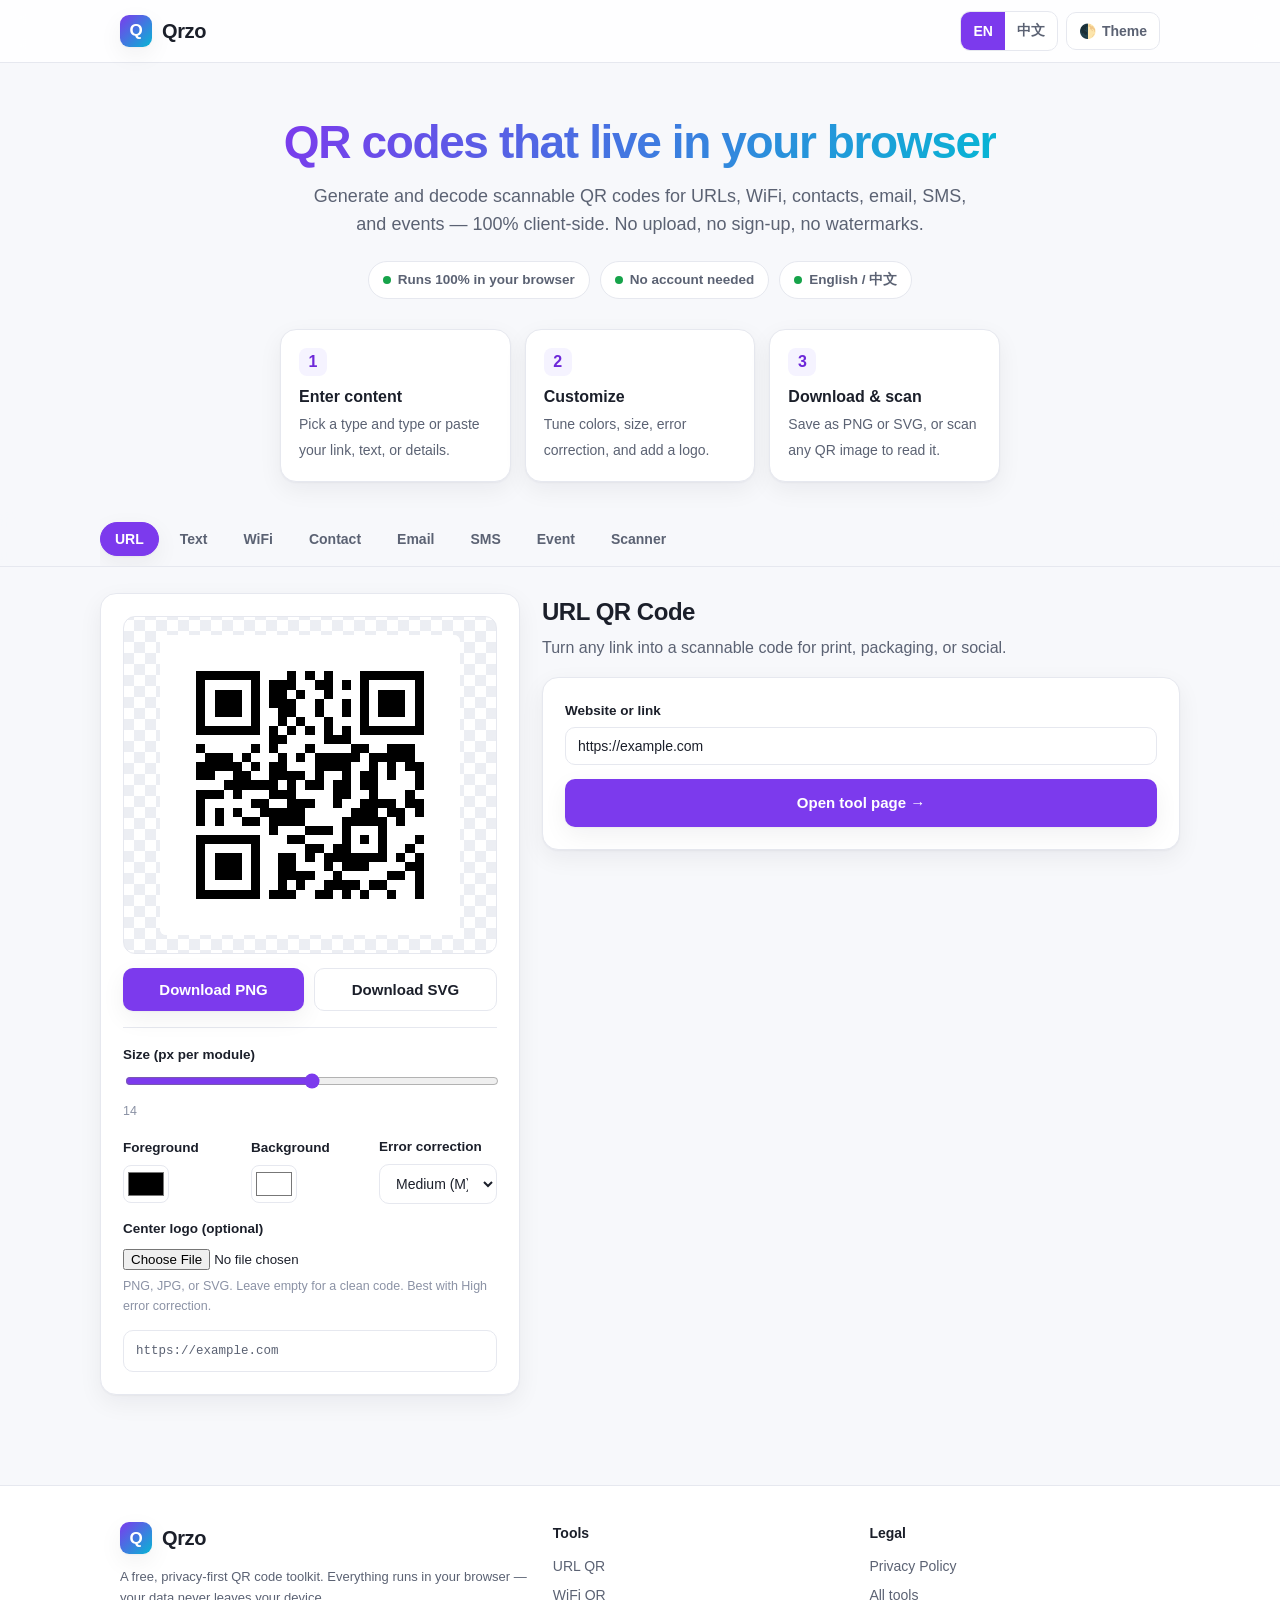
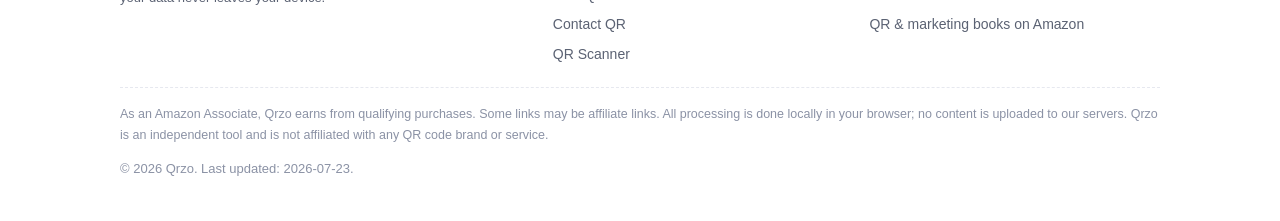
<file: index.html>
<!DOCTYPE html>
<html lang="en" data-theme="light" data-lang="en">
<head>
<meta charset="UTF-8" />
<meta name="viewport" content="width=device-width, initial-scale=1" />
<title>Qrzo — Free QR Code Generator (URL, WiFi, vCard, Email, SMS, Event)</title>
<meta name="description" content="Qrzo is a free, bilingual QR code toolkit that runs entirely in your browser. Generate scannable QR codes for URLs, text, WiFi, contact cards, email, SMS, and calendar events — then decode any QR image. 中文界面可用。" />
<meta name="keywords" content="QR code generator, free QR code, WiFi QR, vCard QR, URL QR, email QR, SMS QR, event QR, QR scanner, 二维码生成器, 免费二维码" />
<meta name="author" content="Qrzo" />
<meta name="robots" content="index,follow" />
<link rel="canonical" href="https://qrzo.com/" />
<link rel="alternate" hreflang="en" href="https://qrzo.com/" />
<link rel="alternate" hreflang="zh-CN" href="https://qrzo.com/" />
<link rel="alternate" hreflang="x-default" href="https://qrzo.com/" />
<meta property="og:type" content="website" />
<meta property="og:title" content="Qrzo — Free QR Code Generator" />
<meta property="og:description" content="Generate and decode QR codes for URLs, WiFi, contacts, email, SMS, and events — 100% in your browser. No upload, no sign-up." />
<meta property="og:url" content="https://qrzo.com/" />
<meta property="og:image" content="https://qrzo.com/og-image.png" />
<meta name="twitter:card" content="summary_large_image" />
<meta name="twitter:title" content="Qrzo — Free QR Code Generator" />
<meta name="twitter:description" content="Free, private, bilingual QR code toolkit that runs in your browser." />
<meta name="twitter:image" content="https://qrzo.com/og-image.png" />
<link rel="icon" type="image/svg+xml" href="favicon.svg" />
<link rel="stylesheet" href="styles.css" />
<!-- Google AdSense (Auto Ads) — placeholder, inert until a real account is connected.
     To go live: replace ca-pub-XXXXXXXXXXXXXX with your real publisher ID and uncomment. -->
<!-- <script async src="https://pagead2.googlesyndication.com/pagead/js/adsbygoogle.js?client=ca-pub-XXXXXXXXXXXXXX" crossorigin="anonymous"></script> -->
<script type="application/ld+json">
{
  "@context": "https://schema.org",
  "@type": "WebSite",
  "name": "Qrzo",
  "url": "https://qrzo.com/",
  "description": "Free, private, bilingual QR code toolkit that runs entirely in your browser.",
  "inLanguage": ["en", "zh-CN"],
  "potentialAction": { "@type": "SearchAction", "target": "https://qrzo.com/#tool-url", "query-input": "required name=query" }
}
</script>
<script type="application/ld+json">
{
  "@context": "https://schema.org",
  "@type": "ItemList",
  "name": "Qrzo QR Tools",
  "itemListElement": [
    { "@type": "ListItem", "position": 1, "name": "URL QR Code", "url": "https://qrzo.com/tools/url-qr.html" },
    { "@type": "ListItem", "position": 2, "name": "Text QR Code", "url": "https://qrzo.com/tools/text-qr.html" },
    { "@type": "ListItem", "position": 3, "name": "WiFi QR Code", "url": "https://qrzo.com/tools/wifi-qr.html" },
    { "@type": "ListItem", "position": 4, "name": "Contact (vCard) QR Code", "url": "https://qrzo.com/tools/vcard-qr.html" },
    { "@type": "ListItem", "position": 5, "name": "Email QR Code", "url": "https://qrzo.com/tools/email-qr.html" },
    { "@type": "ListItem", "position": 6, "name": "SMS QR Code", "url": "https://qrzo.com/tools/sms-qr.html" },
    { "@type": "ListItem", "position": 7, "name": "Event QR Code", "url": "https://qrzo.com/tools/event-qr.html" },
    { "@type": "ListItem", "position": 8, "name": "QR Code Scanner & Decoder", "url": "https://qrzo.com/tools/qr-scanner.html" }
  ]
}
</script>
<script type="application/ld+json">
{
  "@context": "https://schema.org",
  "@type": "Organization",
  "name": "Qrzo",
  "url": "https://qrzo.com/",
  "logo": "https://qrzo.com/favicon.svg",
  "description": "A free, privacy-first, bilingual QR code toolkit that runs entirely in your browser."
}
</script>
<script type="application/ld+json">
{
  "@context": "https://schema.org",
  "@type": "FAQPage",
  "mainEntity": [
    { "@type": "Question", "name": "Is my QR content uploaded to a server?", "acceptedAnswer": { "@type": "Answer", "text": "No. Qrzo generates and decodes QR codes entirely in your browser using client-side JavaScript. The text, links, and images you use are never uploaded to any server." } },
    { "@type": "Question", "name": "Is Qrzo free to use?", "acceptedAnswer": { "@type": "Answer", "text": "Yes. All QR generation and decoding tools are completely free, with no account, no watermarks, and no limits on how many codes you create." } },
    { "@type": "Question", "name": "Does Qrzo support Chinese (中文)?", "acceptedAnswer": { "@type": "Answer", "text": "Yes. Qrzo has a one-click English / 中文 toggle in the header, so the entire interface can be switched to Simplified Chinese." } },
    { "@type": "Question", "name": "Which QR code types are supported?", "acceptedAnswer": { "@type": "Answer", "text": "URL, plain text, WiFi credentials, contact cards (vCard), email, SMS, and calendar events (vCalendar). You can also scan and decode any QR image." } },
    { "@type": "Question", "name": "Can I customize and download the QR code?", "acceptedAnswer": { "@type": "Answer", "text": "Yes. You can change the colors, size, error-correction level, add a center logo, and download the result as a high-resolution PNG or a scalable SVG file." } }
  ]
}
</script>
</head>
<body>
<header class="site-header">
  <div class="wrap header-inner">
    <a class="brand" href="index.html"><span class="logo">Q</span><span>Qrzo</span></a>
    <div class="header-actions">
      <div class="seg" id="lang-seg" role="group" aria-label="Language">
        <button data-lang-set="en" class="active">EN</button>
        <button data-lang-set="zh-CN">中文</button>
      </div>
      <button class="toggle-btn" id="theme-toggle" aria-label="Toggle theme">🌓 <span data-en="Theme" data-zh="主题">Theme</span></button>
    </div>
  </div>
</header>

<section class="hero wrap">
  <h1><span class="hl" data-en="QR codes that live in your browser" data-zh="在你的浏览器中生成二维码">QR codes that live in your browser</span></h1>
  <p class="sub" data-en="Generate and decode scannable QR codes for URLs, WiFi, contacts, email, SMS, and events — 100% client-side. No upload, no sign-up, no watermarks." data-zh="为网址、WiFi、名片、邮件、短信和日程生成并解码可扫描的二维码——全程客户端完成。无需上传，无需注册，不加水印。">Generate and decode scannable QR codes for URLs, WiFi, contacts, email, SMS, and events — 100% client-side. No upload, no sign-up, no watermarks.</p>
  <div class="badges">
    <span class="badge"><span class="dot"></span><span data-en="Runs 100% in your browser" data-zh="全程在你的浏览器中运行">Runs 100% in your browser</span></span>
    <span class="badge"><span class="dot"></span><span data-en="No account needed" data-zh="无需注册账号">No account needed</span></span>
    <span class="badge"><span class="dot"></span><span data-en="English / 中文" data-zh="英文 / 中文 双语">English / 中文</span></span>
  </div>
  <div class="steps">
    <div class="step"><div class="n">1</div><b data-en="Enter content" data-zh="输入内容">Enter content</b><span data-en="Pick a type and type or paste your link, text, or details." data-zh="选择类型，输入或粘贴你的链接、文字或信息。">Pick a type and type or paste your link, text, or details.</span></div>
    <div class="step"><div class="n">2</div><b data-en="Customize" data-zh="自定义">Customize</b><span data-en="Tune colors, size, error correction, and add a logo." data-zh="调整颜色、尺寸、纠错级别，并添加 Logo。">Tune colors, size, error correction, and add a logo.</span></div>
    <div class="step"><div class="n">3</div><b data-en="Download &amp; scan" data-zh="下载并扫描">Download &amp; scan</b><span data-en="Save as PNG or SVG, or scan any QR image to read it." data-zh="保存为 PNG 或 SVG，或扫描任意二维码图片进行读取。">Save as PNG or SVG, or scan any QR image to read it.</span></div>
  </div>
</section>

<nav class="toolnav">
  <div class="wrap toolnav-inner" id="toolnav">
    <button class="tab active" data-tool="url" data-en="URL" data-zh="网址">URL</button>
    <button class="tab" data-tool="text" data-en="Text" data-zh="文本">Text</button>
    <button class="tab" data-tool="wifi" data-en="WiFi" data-zh="WiFi">WiFi</button>
    <button class="tab" data-tool="contact" data-en="Contact" data-zh="名片">Contact</button>
    <button class="tab" data-tool="email" data-en="Email" data-zh="邮件">Email</button>
    <button class="tab" data-tool="sms" data-en="SMS" data-zh="短信">SMS</button>
    <button class="tab" data-tool="event" data-en="Event" data-zh="日程">Event</button>
    <button class="tab" data-tool="scanner" data-en="Scanner" data-zh="扫描">Scanner</button>
  </div>
</nav>

<main class="qr-layout wrap">
  <!-- LEFT: live stage (generator preview OR scanner) -->
  <section class="qr-stage">
    <div id="stage-generator" class="qr-card">
      <div class="qr-canvas-wrap">
        <canvas id="qr-canvas" width="320" height="320" aria-label="QR code preview"></canvas>
      </div>
      <div class="qr-actions">
        <button class="btn" id="dl-png" data-en="Download PNG" data-zh="下载 PNG">Download PNG</button>
        <button class="btn ghost" id="dl-svg" data-en="Download SVG" data-zh="下载 SVG">Download SVG</button>
      </div>
      <div class="customize">
        <div class="field"><label data-en="Size (px per module)" data-zh="尺寸（每模块像素）">Size (px per module)</label>
          <input type="range" id="opt-size" min="4" max="24" value="14" />
          <span class="hint" id="opt-size-val">10</span>
        </div>
        <div class="inline">
          <div class="field"><label data-en="Foreground" data-zh="前景色">Foreground</label><input type="color" id="opt-fg" value="#000000" /></div>
          <div class="field"><label data-en="Background" data-zh="背景色">Background</label><input type="color" id="opt-bg" value="#ffffff" /></div>
          <div class="field"><label data-en="Error correction" data-zh="纠错级别">Error correction</label>
            <select id="opt-ecc">
              <option value="L" data-en="Low (L)" data-zh="低 (L)">Low (L)</option>
              <option value="M" selected data-en="Medium (M)" data-zh="中 (M)">Medium (M)</option>
              <option value="Q" data-en="Quartile (Q)" data-zh="较高 (Q)">Quartile (Q)</option>
              <option value="H" data-en="High (H)" data-zh="高 (H)">High (H)</option>
            </select>
          </div>
        </div>
        <div class="field"><label data-en="Center logo (optional)" data-zh="中心 Logo（可选）">Center logo (optional)</label>
          <input type="file" id="opt-logo" accept="image/*" />
          <div class="hint" data-en="PNG, JPG, or SVG. Leave empty for a clean code. Best with High error correction." data-zh="支持 PNG、JPG 或 SVG。留空则生成纯净二维码。使用高纠错级别效果最佳。">PNG, JPG, or SVG. Leave empty for a clean code. Best with High error correction.</div>
          <button class="btn ghost" id="opt-logo-clear" style="margin-top:8px;display:none" data-en="Remove logo" data-zh="移除 Logo">Remove logo</button>
        </div>
      </div>
      <div class="payload-box" id="payload-box" title="Encoded content"></div>
    </div>

    <div id="stage-scanner" class="qr-card hidden">
      <h2 style="margin-top:0" data-en="Scan &amp; decode a QR image" data-zh="扫描并解码二维码图片">Scan &amp; decode a QR image</h2>
      <p class="hint" data-en="Upload a screenshot or photo of a QR code. Decoding happens entirely on your device." data-zh="上传二维码的截图或照片。解码完全在你的设备上完成。">Upload a screenshot or photo of a QR code. Decoding happens entirely on your device.</p>
      <label class="dropzone" id="scan-dz">
        <div class="big" data-en="Drop a QR image here" data-zh="将二维码图片拖到此处">Drop a QR image here</div>
        <div class="small" data-en="or click to choose · PNG / JPG / WebP" data-zh="或点击选择 · PNG / JPG / WebP">or click to choose · PNG / JPG / WebP</div>
        <input type="file" id="scan-file" accept="image/*" />
      </label>
      <div class="result" id="scan-result"></div>
    </div>
  </section>

  <!-- RIGHT: tabbed forms -->
  <section class="qr-forms">

    <!-- URL -->
    <div class="form-panel active" id="tool-url" data-tool="url">
      <div class="panel-head"><h2 data-en="URL QR Code" data-zh="网址二维码">URL QR Code</h2><p data-en="Turn any link into a scannable code for print, packaging, or social." data-zh="将任意链接变成可扫描的二维码，用于印刷、包装或社交分享。">Turn any link into a scannable code for print, packaging, or social.</p></div>
      <div class="card">
        <div class="field"><label data-en="Website or link" data-zh="网址或链接">Website or link</label>
          <input type="text" id="url-input" placeholder="https://example.com" value="https://example.com" />
        </div>
        <a class="btn block" data-en="Open tool page →" data-zh="打开工具页 →" href="tools/url-qr.html">Open tool page →</a>
      </div>
    </div>

    <!-- TEXT -->
    <div class="form-panel" id="tool-text" data-tool="text">
      <div class="panel-head"><h2 data-en="Text QR Code" data-zh="文本二维码">Text QR Code</h2><p data-en="Encode a message, note, or any plain text." data-zh="编码一条消息、便签或任意纯文本。">Encode a message, note, or any plain text.</p></div>
      <div class="card">
        <div class="field"><label data-en="Text" data-zh="文本">Text</label>
          <textarea id="text-input" rows="4" placeholder="Hello from Qrzo!">Hello from Qrzo!</textarea>
        </div>
        <a class="btn block" data-en="Open tool page →" data-zh="打开工具页 →" href="tools/text-qr.html">Open tool page →</a>
      </div>
    </div>

    <!-- WIFI -->
    <div class="form-panel" id="tool-wifi" data-tool="wifi">
      <div class="panel-head"><h2 data-en="WiFi QR Code" data-zh="WiFi 二维码">WiFi QR Code</h2><p data-en="Let guests join your network with one scan — no typing the password." data-zh="让客人一扫即连，无需手动输入密码。">Let guests join your network with one scan — no typing the password.</p></div>
      <div class="card">
        <div class="field"><label data-en="Network name (SSID)" data-zh="网络名称（SSID）">Network name (SSID)</label>
          <input type="text" id="wifi-ssid" placeholder="MyWiFi" value="MyWiFi" />
        </div>
        <div class="field"><label data-en="Encryption" data-zh="加密方式">Encryption</label>
          <select id="wifi-enc">
            <option value="WPA" data-en="WPA / WPA2 / WPA3" data-zh="WPA / WPA2 / WPA3">WPA / WPA2 / WPA3</option>
            <option value="WEP" data-en="WEP" data-zh="WEP">WEP</option>
            <option value="nopass" data-en="Open (no password)" data-zh="开放（无密码）">Open (no password)</option>
          </select>
        </div>
        <div class="field" id="wifi-pass-field"><label data-en="Password" data-zh="密码">Password</label>
          <input type="text" id="wifi-pass" placeholder="network password" value="p@ssw0rd" />
        </div>
        <div class="checks"><label><input type="checkbox" id="wifi-hidden" /> <span data-en="Hidden network" data-zh="隐藏网络">Hidden network</span></label></div>
        <a class="btn block" data-en="Open tool page →" data-zh="打开工具页 →" href="tools/wifi-qr.html">Open tool page →</a>
      </div>
    </div>

    <!-- CONTACT -->
    <div class="form-panel" id="tool-contact" data-tool="contact">
      <div class="panel-head"><h2 data-en="Contact (vCard) QR Code" data-zh="名片（vCard）二维码">Contact (vCard) QR Code</h2><p data-en="Share a full contact card that saves straight to a phone's address book." data-zh="分享一张完整名片，扫码即可存入手机通讯录。">Share a full contact card that saves straight to a phone's address book.</p></div>
      <div class="card">
        <div class="inline">
          <div class="field"><label data-en="First name" data-zh="名">First name</label><input type="text" id="vc-first" placeholder="Jane" value="Jane" /></div>
          <div class="field"><label data-en="Last name" data-zh="姓">Last name</label><input type="text" id="vc-last" placeholder="Doe" value="Doe" /></div>
        </div>
        <div class="field"><label data-en="Organization" data-zh="公司/组织">Organization</label><input type="text" id="vc-org" placeholder="Acme Inc." value="Acme Inc." /></div>
        <div class="field"><label data-en="Job title" data-zh="职位">Job title</label><input type="text" id="vc-title" placeholder="Product Manager" value="Product Manager" /></div>
        <div class="inline">
          <div class="field"><label data-en="Phone" data-zh="电话">Phone</label><input type="text" id="vc-phone" placeholder="+1 555 0100" value="+1 555 0100" /></div>
          <div class="field"><label data-en="Email" data-zh="邮箱">Email</label><input type="email" id="vc-email" placeholder="jane@acme.com" value="jane@acme.com" /></div>
        </div>
        <div class="field"><label data-en="Website" data-zh="网站">Website</label><input type="text" id="vc-url" placeholder="https://acme.com" value="https://acme.com" /></div>
        <div class="field"><label data-en="Address" data-zh="地址">Address</label><input type="text" id="vc-addr" placeholder="1 Market St, San Francisco, CA" value="1 Market St, San Francisco, CA" /></div>
        <div class="field"><label data-en="Note" data-zh="备注">Note</label><input type="text" id="vc-note" placeholder="Met at conference" value="Met at conference" /></div>
        <a class="btn block" data-en="Open tool page →" data-zh="打开工具页 →" href="tools/vcard-qr.html">Open tool page →</a>
      </div>
    </div>

    <!-- EMAIL -->
    <div class="form-panel" id="tool-email" data-tool="email">
      <div class="panel-head"><h2 data-en="Email QR Code" data-zh="邮件二维码">Email QR Code</h2><p data-en="Open a pre-filled email when scanned." data-zh="扫码即打开一封已预填的邮件。">Open a pre-filled email when scanned.</p></div>
      <div class="card">
        <div class="field"><label data-en="To" data-zh="收件人">To</label><input type="email" id="em-to" placeholder="hello@acme.com" value="hello@acme.com" /></div>
        <div class="field"><label data-en="Subject" data-zh="主题">Subject</label><input type="text" id="em-subject" placeholder="Hello" value="Hello" /></div>
        <div class="field"><label data-en="Body" data-zh="正文">Body</label><textarea id="em-body" rows="3" placeholder="Your message…">Thanks for scanning!</textarea></div>
        <a class="btn block" data-en="Open tool page →" data-zh="打开工具页 →" href="tools/email-qr.html">Open tool page →</a>
      </div>
    </div>

    <!-- SMS -->
    <div class="form-panel" id="tool-sms" data-tool="sms">
      <div class="panel-head"><h2 data-en="SMS QR Code" data-zh="短信二维码">SMS QR Code</h2><p data-en="Start a text message to a number with text already typed." data-zh="扫码即向某号码发送已预填内容的短信。">Start a text message to a number with text already typed.</p></div>
      <div class="card">
        <div class="field"><label data-en="Phone number" data-zh="电话号码">Phone number</label><input type="text" id="sms-to" placeholder="+1 555 0100" value="+1 555 0100" /></div>
        <div class="field"><label data-en="Message" data-zh="短信内容">Message</label><textarea id="sms-body" rows="3" placeholder="Your text…">Hi, I'd like to learn more.</textarea></div>
        <a class="btn block" data-en="Open tool page →" data-zh="打开工具页 →" href="tools/sms-qr.html">Open tool page →</a>
      </div>
    </div>

    <!-- EVENT -->
    <div class="form-panel" id="tool-event" data-tool="event">
      <div class="panel-head"><h2 data-en="Event QR Code" data-zh="日程二维码">Event QR Code</h2><p data-en="Add a calendar event to a phone with one scan." data-zh="扫码即把日程添加到手机日历。">Add a calendar event to a phone with one scan.</p></div>
      <div class="card">
        <div class="field"><label data-en="Title" data-zh="标题">Title</label><input type="text" id="ev-title" placeholder="Team Offsite" value="Team Offsite" /></div>
        <div class="field"><label data-en="Location" data-zh="地点">Location</label><input type="text" id="ev-loc" placeholder="123 Main St" value="123 Main St" /></div>
        <div class="inline">
          <div class="field"><label data-en="Start date" data-zh="开始日期">Start date</label><input type="date" id="ev-start-date" value="2026-09-15" /></div>
          <div class="field"><label data-en="Start time" data-zh="开始时间">Start time</label><input type="time" id="ev-start-time" value="09:00" /></div>
        </div>
        <div class="inline">
          <div class="field"><label data-en="End date" data-zh="结束日期">End date</label><input type="date" id="ev-end-date" value="2026-09-15" /></div>
          <div class="field"><label data-en="End time" data-zh="结束时间">End time</label><input type="time" id="ev-end-time" value="17:00" /></div>
        </div>
        <div class="field"><label data-en="Description" data-zh="说明">Description</label><textarea id="ev-desc" rows="2" placeholder="Agenda and notes…">Quarterly planning session.</textarea></div>
        <a class="btn block" data-en="Open tool page →" data-zh="打开工具页 →" href="tools/event-qr.html">Open tool page →</a>
      </div>
    </div>

    <!-- SCANNER info -->
    <div class="form-panel" id="tool-scanner" data-tool="scanner">
      <div class="panel-head"><h2 data-en="QR Scanner &amp; Decoder" data-zh="二维码扫描与解码">QR Scanner &amp; Decoder</h2><p data-en="Read any QR image and see its contents instantly. Use the panel on the left to upload." data-zh="读取任意二维码图片并即时显示其内容。请使用左侧面板上传图片。">Read any QR image and see its contents instantly. Use the panel on the left to upload.</p></div>
      <div class="card">
        <a class="btn block" data-en="Open tool page →" data-zh="打开工具页 →" href="tools/qr-scanner.html">Open tool page →</a>
      </div>
    </div>

  </section>
</main>

<footer class="site-footer">
  <div class="wrap">
    <div class="foot-grid">
      <div>
        <div class="brand" style="margin-bottom:10px"><span class="logo">Q</span><span>Qrzo</span></div>
        <p class="priv-safe" data-en="A free, privacy-first QR code toolkit. Everything runs in your browser — your data never leaves your device." data-zh="免费、注重隐私的二维码工具集。所有操作都在你的浏览器中完成——数据绝不离开你的设备。">A free, privacy-first QR code toolkit. Everything runs in your browser — your data never leaves your device.</p>
      </div>
      <div>
        <h4 data-en="Tools" data-zh="工具">Tools</h4>
        <ul>
          <li><a href="#tool-url" data-en="URL QR" data-zh="网址二维码">URL QR</a></li>
          <li><a href="#tool-wifi" data-en="WiFi QR" data-zh="WiFi 二维码">WiFi QR</a></li>
          <li><a href="#tool-contact" data-en="Contact QR" data-zh="名片二维码">Contact QR</a></li>
          <li><a href="#tool-scanner" data-en="QR Scanner" data-zh="二维码扫描">QR Scanner</a></li>
        </ul>
      </div>
      <div>
        <h4 data-en="Legal" data-zh="法律">Legal</h4>
        <ul>
          <li><a href="privacy.html" data-en="Privacy Policy" data-zh="隐私政策">Privacy Policy</a></li>
          <li><a href="tools/url-qr.html" data-en="All tools" data-zh="全部工具">All tools</a></li>
          <li><a href="https://www.amazon.com/s?k=qr+code+books&tag=qrzo-20" target="_blank" rel="sponsored nofollow noopener" data-en="QR &amp; marketing books on Amazon" data-zh="Amazon 上的二维码与营销书籍">QR &amp; marketing books on Amazon</a></li>
        </ul>
      </div>
    </div>
    <p class="disclosure" data-en="As an Amazon Associate, Qrzo earns from qualifying purchases. Some links may be affiliate links. All processing is done locally in your browser; no content is uploaded to our servers. Qrzo is an independent tool and is not affiliated with any QR code brand or service." data-zh="作为 Amazon Associates 会员，Qrzo 可从符合条件的购买中获得收益。部分链接可能为联盟链接。所有处理均在你的浏览器本地完成，内容不会上传到我们的服务器。Qrzo 是独立工具，与任何二维码品牌或服务无隶属关系。">As an Amazon Associate, Qrzo earns from qualifying purchases. Some links may be affiliate links. All processing is done locally in your browser; no content is uploaded to our servers. Qrzo is an independent tool and is not affiliated with any QR code brand or service.</p>
    <p class="copyright" data-en="© 2026 Qrzo. Last updated: 2026-07-23." data-zh="© 2026 Qrzo。最后更新：2026-07-23。">© 2026 Qrzo. Last updated: 2026-07-23.</p>
  </div>
</footer>

<script src="vendor/qrcode-generator.js"></script>
<script src="vendor/jsQR.js"></script>
<script src="app.js"></script>
</body>
</html>
</file>
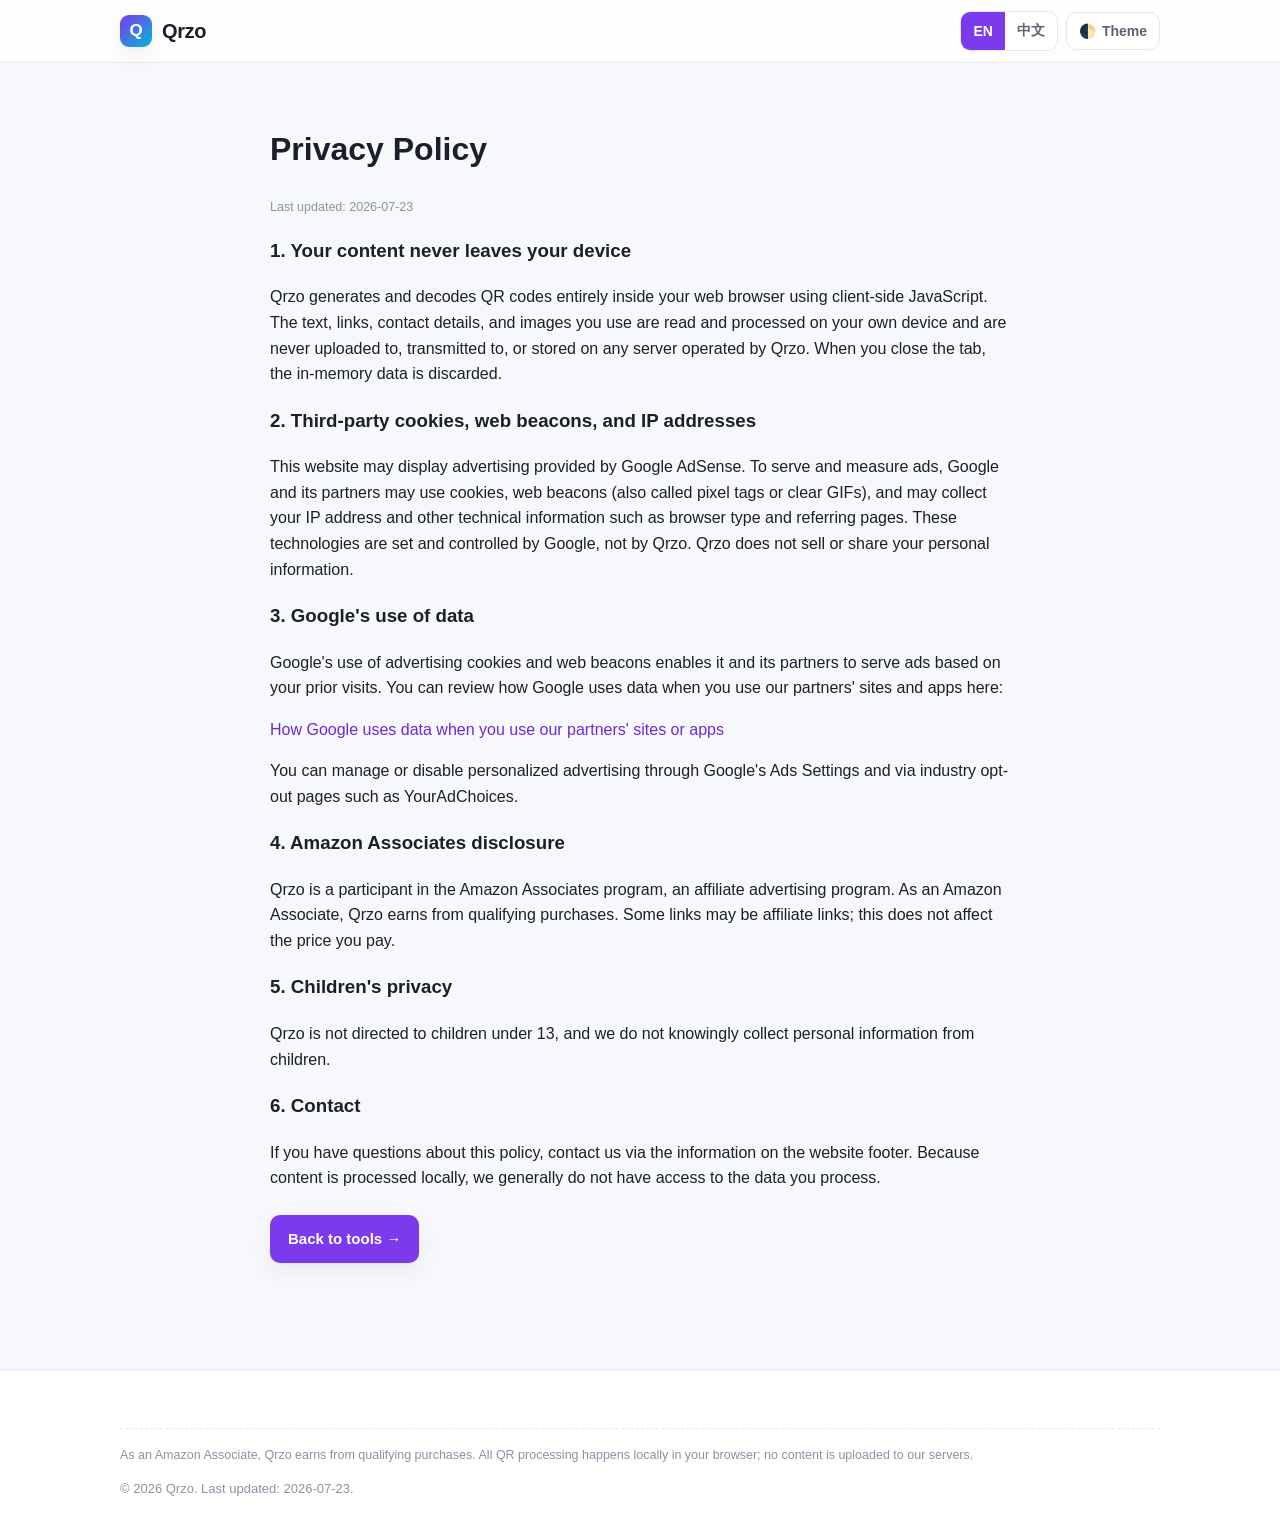
<file: privacy.html>
<!DOCTYPE html>
<html lang="en" data-theme="light" data-lang="en">
<head>
<meta charset="UTF-8" />
<meta name="viewport" content="width=device-width, initial-scale=1" />
<title>Privacy Policy — Qrzo</title>
<meta name="description" content="How Qrzo handles your data. Your QR content and images are processed locally in your browser and never uploaded to any server." />
<meta name="robots" content="index,follow" />
<link rel="canonical" href="https://qrzo.com/privacy.html" />
<link rel="alternate" hreflang="en" href="https://qrzo.com/privacy.html" />
<link rel="alternate" hreflang="zh-CN" href="https://qrzo.com/privacy.html" />
<link rel="alternate" hreflang="x-default" href="https://qrzo.com/privacy.html" />
<meta property="og:title" content="Privacy Policy — Qrzo" />
<meta property="og:url" content="https://qrzo.com/privacy.html" />
<link rel="icon" type="image/svg+xml" href="favicon.svg" />
<link rel="stylesheet" href="styles.css" />
</head>
<body>
<header class="site-header">
  <div class="wrap header-inner">
    <a class="brand" href="index.html"><span class="logo">Q</span><span>Qrzo</span></a>
    <div class="header-actions">
      <div class="seg" id="lang-seg" role="group" aria-label="Language">
        <button data-lang-set="en" class="active">EN</button>
        <button data-lang-set="zh-CN">中文</button>
      </div>
      <button class="toggle-btn" id="theme-toggle" aria-label="Toggle theme">🌓 <span data-en="Theme" data-zh="主题">Theme</span></button>
    </div>
  </div>
</header>
<main class="wrap" style="max-width:780px;padding:40px 20px 60px">
  <h1 data-en="Privacy Policy" data-zh="隐私政策">Privacy Policy</h1>
  <p class="hint" data-en="Last updated: 2026-07-23" data-zh="最后更新：2026-07-23">Last updated: 2026-07-23</p>

  <h3 data-en="1. Your content never leaves your device" data-zh="1. 你的内容绝不离开你的设备">1. Your content never leaves your device</h3>
  <p data-en="Qrzo generates and decodes QR codes entirely inside your web browser using client-side JavaScript. The text, links, contact details, and images you use are read and processed on your own device and are never uploaded to, transmitted to, or stored on any server operated by Qrzo. When you close the tab, the in-memory data is discarded." data-zh="Qrzo 完全在你的网页浏览器中，通过客户端 JavaScript 生成并解码二维码。你使用的文字、链接、联系信息和图片都在你自己的设备上读取和处理，绝不会被上传、传输或存储到 Qrzo 运营的 any 服务器。当你关闭标签页时，内存中的数据会被丢弃。">Qrzo generates and decodes QR codes entirely inside your web browser using client-side JavaScript. The text, links, contact details, and images you use are read and processed on your own device and are never uploaded to, transmitted to, or stored on any server operated by Qrzo. When you close the tab, the in-memory data is discarded.</p>

  <h3 data-en="2. Third-party cookies, web beacons, and IP addresses" data-zh="2. 第三方 Cookie、网络信标与 IP 地址">2. Third-party cookies, web beacons, and IP addresses</h3>
  <p data-en="This website may display advertising provided by Google AdSense. To serve and measure ads, Google and its partners may use cookies, web beacons (also called pixel tags or clear GIFs), and may collect your IP address and other technical information such as browser type and referring pages. These technologies are set and controlled by Google, not by Qrzo. Qrzo does not sell or share your personal information." data-zh="本网站可能展示由 Google AdSense 提供的广告。为了投放和衡量广告，Google 及其合作伙伴可能使用 Cookie、网络信标（也称为像素标签或透明 GIF），并可能收集你的 IP 地址以及其他技术信息，如浏览器类型和来源页面。这些技术由 Google 设置和控制，而非 Qrzo。Qrzo 不会出售或共享你的个人信息。">This website may display advertising provided by Google AdSense. To serve and measure ads, Google and its partners may use cookies, web beacons (also called pixel tags or clear GIFs), and may collect your IP address and other technical information such as browser type and referring pages. These technologies are set and controlled by Google, not by Qrzo. Qrzo does not sell or share your personal information.</p>

  <h3 data-en="3. Google's use of data" data-zh="3. Google 对数据的使用">3. Google's use of data</h3>
  <p data-en="Google's use of advertising cookies and web beacons enables it and its partners to serve ads based on your prior visits. You can review how Google uses data when you use our partners' sites and apps here:" data-zh="Google 对广告 Cookie 和网络信标的使用，使其及其合作伙伴能够依据你此前的访问记录投放广告。你可以在此处查看 Google 在使用其合作伙伴网站和应用时的数据使用方式：">Google's use of advertising cookies and web beacons enables it and its partners to serve ads based on your prior visits. You can review how Google uses data when you use our partners' sites and apps here:</p>
  <p><a href="https://www.google.com/policies/privacy/partners/" target="_blank" rel="noopener" data-en="How Google uses data when you use our partners' sites or apps" data-zh="Google 在使用其合作伙伴网站或应用时的数据使用方式">https://www.google.com/policies/privacy/partners/</a></p>
  <p data-en="You can manage or disable personalized advertising through Google's Ads Settings and via industry opt-out pages such as YourAdChoices." data-zh="你可以通过 Google 的广告设置以及 YourAdChoices 等行业退出页面，管理或关闭个性化广告。">You can manage or disable personalized advertising through Google's Ads Settings and via industry opt-out pages such as YourAdChoices.</p>

  <h3 data-en="4. Amazon Associates disclosure" data-zh="4. Amazon Associates 披露">4. Amazon Associates disclosure</h3>
  <p data-en="Qrzo is a participant in the Amazon Associates program, an affiliate advertising program. As an Amazon Associate, Qrzo earns from qualifying purchases. Some links may be affiliate links; this does not affect the price you pay." data-zh="Qrzo 是 Amazon Associates 联盟广告计划的参与者。作为 Amazon Associates 会员，Qrzo 可从符合条件的购买中获得收益。部分链接可能为联盟链接，这不会影响你支付的价格。">Qrzo is a participant in the Amazon Associates program, an affiliate advertising program. As an Amazon Associate, Qrzo earns from qualifying purchases. Some links may be affiliate links; this does not affect the price you pay.</p>

  <h3 data-en="5. Children's privacy" data-zh="5. 儿童隐私">5. Children's privacy</h3>
  <p data-en="Qrzo is not directed to children under 13, and we do not knowingly collect personal information from children." data-zh="Qrzo 不面向 13 岁以下儿童，我们也不会故意收集儿童的个人信息。">Qrzo is not directed to children under 13, and we do not knowingly collect personal information from children.</p>

  <h3 data-en="6. Contact" data-zh="6. 联系方式">6. Contact</h3>
  <p data-en="If you have questions about this policy, contact us via the information on the website footer. Because content is processed locally, we generally do not have access to the data you process." data-zh="如果你对本政策有疑问，请通过网站页脚的信息联系我们。由于内容在本地处理，我们通常无法访问你所处理的数据。">If you have questions about this policy, contact us via the information on the website footer. Because content is processed locally, we generally do not have access to the data you process.</p>

  <p style="margin-top:24px"><a class="btn" href="index.html" data-en="Back to tools →" data-zh="返回工具 →">Back to tools →</a></p>
</main>
<footer class="site-footer">
  <div class="wrap">
    <p class="disclosure" data-en="As an Amazon Associate, Qrzo earns from qualifying purchases. All QR processing happens locally in your browser; no content is uploaded to our servers." data-zh="作为 Amazon Associates 会员，Qrzo 可从符合条件的购买中获得收益。所有二维码处理都在你的浏览器本地完成，内容不会上传到我们的服务器。">As an Amazon Associate, Qrzo earns from qualifying purchases. All QR processing happens locally in your browser; no content is uploaded to our servers.</p>
    <p class="copyright" data-en="© 2026 Qrzo. Last updated: 2026-07-23." data-zh="© 2026 Qrzo。最后更新：2026-07-23。">© 2026 Qrzo. Last updated: 2026-07-23.</p>
  </div>
</footer>
<script src="app.js"></script>
</body>
</html>
</file>
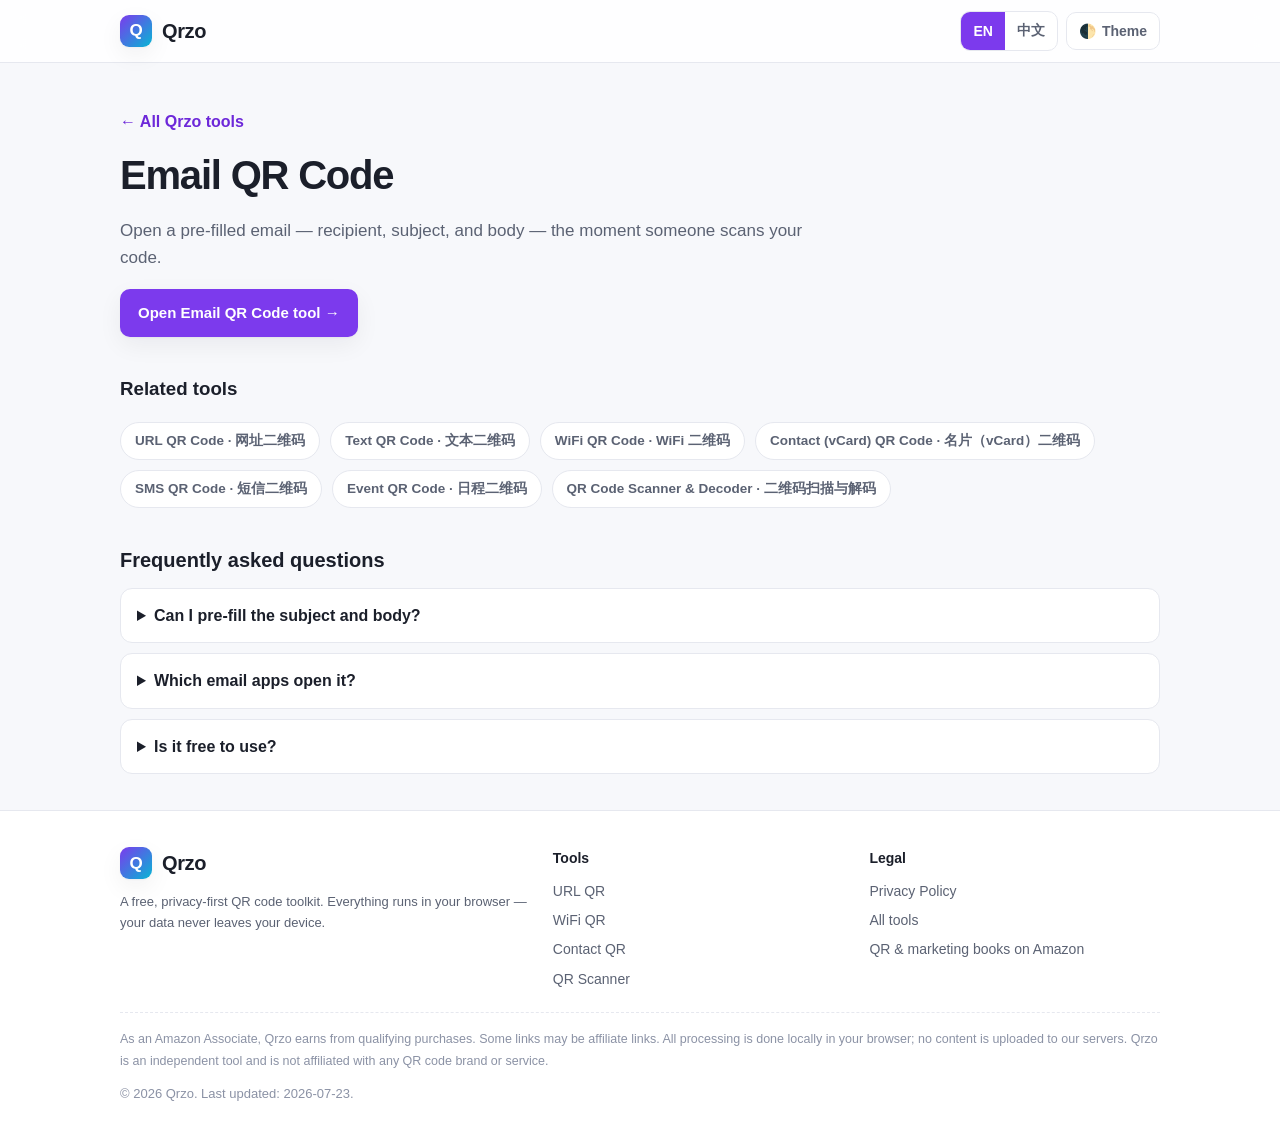
<file: tools/email-qr.html>
<!DOCTYPE html>
<html lang="en" data-theme="light" data-lang="en">
<head>
<meta charset="UTF-8" />
<meta name="viewport" content="width=device-width, initial-scale=1" />
<title>Email QR Code — Free Online Tool | Qrzo</title>
<meta name="description" content="Open a pre-filled email — recipient, subject, and body — the moment someone scans your code." />
<meta name="robots" content="index,follow" />
<link rel="canonical" href="https://qrzo.com/tools/email-qr.html" />
<link rel="alternate" hreflang="en" href="https://qrzo.com/tools/email-qr.html" />
<link rel="alternate" hreflang="zh-CN" href="https://qrzo.com/tools/email-qr.html" />
<link rel="alternate" hreflang="x-default" href="https://qrzo.com/tools/email-qr.html" />
<meta property="og:type" content="website" />
<meta property="og:title" content="Email QR Code — Qrzo" />
<meta property="og:description" content="Open a pre-filled email — recipient, subject, and body — the moment someone scans your code." />
<meta property="og:url" content="https://qrzo.com/tools/email-qr.html" />
<meta property="og:image" content="https://qrzo.com/og-image.png" />
<link rel="icon" type="image/svg+xml" href="../favicon.svg" />
<link rel="stylesheet" href="../styles.css" />
<script type="application/ld+json">{"@context":"https://schema.org","@type":"WebPage","name":"Email QR Code — Qrzo","url":"https://qrzo.com/tools/email-qr.html","description":"Open a pre-filled email — recipient, subject, and body — the moment someone scans your code.","inLanguage":["en","zh-CN"],"isPartOf":{"@type":"WebSite","name":"Qrzo","url":"https://qrzo.com/"}}</script>
<script type="application/ld+json">{"@context":"https://schema.org","@type":"FAQPage","mainEntity":[{"@type":"Question","name":"Can I pre-fill the subject and body?","acceptedAnswer":{"@type":"Answer","text":"Yes. Add a recipient, subject, and message, and they are encoded into a mailto: link."}},{"@type":"Question","name":"Which email apps open it?","acceptedAnswer":{"@type":"Answer","text":"Any default mail app on the phone — Gmail, Apple Mail, Outlook, and others."}},{"@type":"Question","name":"Is it free to use?","acceptedAnswer":{"@type":"Answer","text":"Yes, with no account and no watermark."}}]}</script>
</head>
<body>
<header class="site-header">
  <div class="wrap header-inner">
    <a class="brand" href="../index.html"><span class="logo">Q</span><span>Qrzo</span></a>
    <div class="header-actions">
      <div class="seg" id="lang-seg" role="group" aria-label="Language">
        <button data-lang-set="en" class="active">EN</button>
        <button data-lang-set="zh-CN">中文</button>
      </div>
      <button class="toggle-btn" id="theme-toggle" aria-label="Toggle theme">🌓 <span data-en="Theme" data-zh="主题">Theme</span></button>
    </div>
  </div>
</header>
<main class="wrap">
  <section class="landing-hero">
    <a class="backlink" href="../index.html" data-en="← All Qrzo tools" data-zh="← 返回 Qrzo 全部工具">← All Qrzo tools</a>
    <h1>Email QR Code</h1>
    <p data-en="Open a pre-filled email — recipient, subject, and body — the moment someone scans your code." data-zh="扫码即打开一封已预填收件人、主题和正文的邮件。">Open a pre-filled email — recipient, subject, and body — the moment someone scans your code.</p>
    <a class="btn" href="../index.html#tool-email" data-en="Open Email QR Code tool →" data-zh="打开邮件二维码工具 →">Open Email QR Code tool →</a>
  </section>
  <section>
    <h3 data-en="Related tools" data-zh="相关工具">Related tools</h3>
    <div class="related"><a href="url-qr.html">URL QR Code · 网址二维码</a><a href="text-qr.html">Text QR Code · 文本二维码</a><a href="wifi-qr.html">WiFi QR Code · WiFi 二维码</a><a href="vcard-qr.html">Contact (vCard) QR Code · 名片（vCard）二维码</a><a href="sms-qr.html">SMS QR Code · 短信二维码</a><a href="event-qr.html">Event QR Code · 日程二维码</a><a href="qr-scanner.html">QR Code Scanner & Decoder · 二维码扫描与解码</a></div>
  </section>
  <section class="faq">
    <h3 data-en="Frequently asked questions" data-zh="常见问题">Frequently asked questions</h3>
    
      <details><summary>Can I pre-fill the subject and body?</summary><p data-en="Yes. Add a recipient, subject, and message, and they are encoded into a mailto: link." data-zh="可以。填写收件人、主题和正文后，它们会被编码为 mailto: 链接。">Yes. Add a recipient, subject, and message, and they are encoded into a mailto: link.</p></details>
      <details><summary>Which email apps open it?</summary><p data-en="Any default mail app on the phone — Gmail, Apple Mail, Outlook, and others." data-zh="手机上任何默认邮件应用——Gmail、Apple Mail、Outlook 等。">Any default mail app on the phone — Gmail, Apple Mail, Outlook, and others.</p></details>
      <details><summary>Is it free to use?</summary><p data-en="Yes, with no account and no watermark." data-zh="是的，免费、无需注册、不加水印。">Yes, with no account and no watermark.</p></details>
  </section>
</main>
<footer class="site-footer">
  <div class="wrap">
    <div class="foot-grid">
      <div>
        <div class="brand" style="margin-bottom:10px"><span class="logo">Q</span><span>Qrzo</span></div>
        <p class="priv-safe" data-en="A free, privacy-first QR code toolkit. Everything runs in your browser — your data never leaves your device." data-zh="免费、注重隐私的二维码工具集。所有操作都在你的浏览器中完成——数据绝不离开你的设备。">A free, privacy-first QR code toolkit. Everything runs in your browser — your data never leaves your device.</p>
      </div>
      <div>
        <h4 data-en="Tools" data-zh="工具">Tools</h4>
        <ul>
          <li><a href="../index.html#tool-url" data-en="URL QR" data-zh="网址二维码">URL QR</a></li>
          <li><a href="../index.html#tool-wifi" data-en="WiFi QR" data-zh="WiFi 二维码">WiFi QR</a></li>
          <li><a href="../index.html#tool-contact" data-en="Contact QR" data-zh="名片二维码">Contact QR</a></li>
          <li><a href="../index.html#tool-scanner" data-en="QR Scanner" data-zh="二维码扫描">QR Scanner</a></li>
        </ul>
      </div>
      <div>
        <h4 data-en="Legal" data-zh="法律">Legal</h4>
        <ul>
          <li><a href="../privacy.html" data-en="Privacy Policy" data-zh="隐私政策">Privacy Policy</a></li>
          <li><a href="../index.html" data-en="All tools" data-zh="全部工具">All tools</a></li>
          <li><a href="https://www.amazon.com/s?k=qr+code+books&tag=qrzo-20" target="_blank" rel="sponsored nofollow noopener" data-en="QR &amp; marketing books on Amazon" data-zh="Amazon 上的二维码与营销书籍">QR &amp; marketing books on Amazon</a></li>
        </ul>
      </div>
    </div>
    <p class="disclosure" data-en="As an Amazon Associate, Qrzo earns from qualifying purchases. Some links may be affiliate links. All processing is done locally in your browser; no content is uploaded to our servers. Qrzo is an independent tool and is not affiliated with any QR code brand or service." data-zh="作为 Amazon Associates 会员，Qrzo 可从符合条件的购买中获得收益。部分链接可能为联盟链接。所有处理均在你的浏览器本地完成，内容不会上传到我们的服务器。Qrzo 是独立工具，与任何二维码品牌或服务无隶属关系。">As an Amazon Associate, Qrzo earns from qualifying purchases. Some links may be affiliate links. All processing is done locally in your browser; no content is uploaded to our servers. Qrzo is an independent tool and is not affiliated with any QR code brand or service.</p>
    <p class="copyright" data-en="© 2026 Qrzo. Last updated: 2026-07-23." data-zh="© 2026 Qrzo。最后更新：2026-07-23。">© 2026 Qrzo. Last updated: 2026-07-23.</p>
  </div>
</footer>
<script src="../app.js"></script>
</body>
</html>
</file>
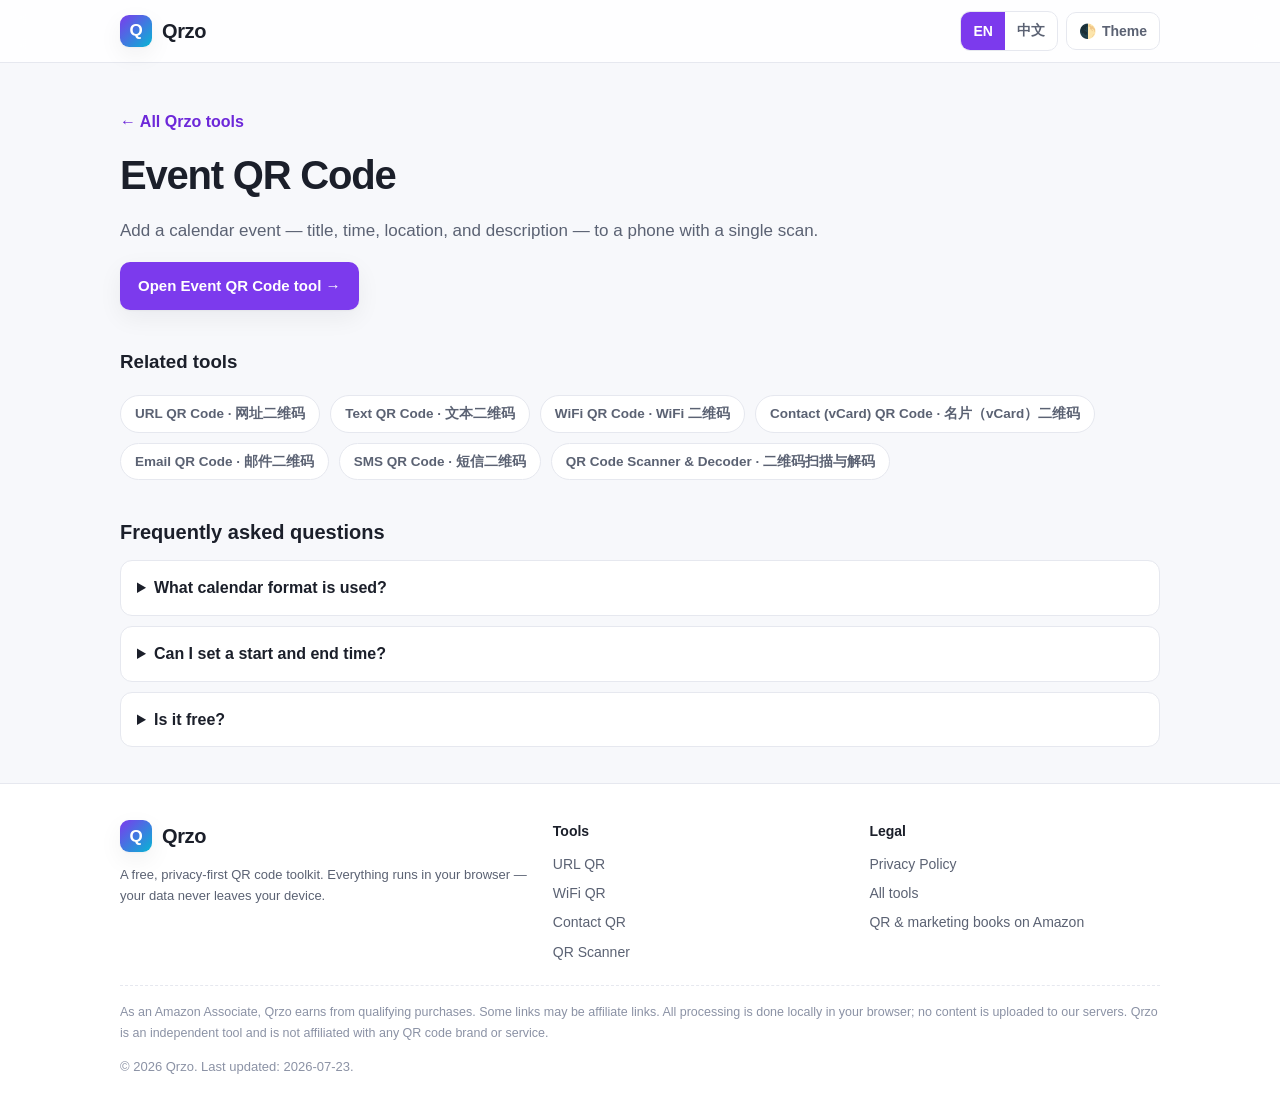
<file: tools/event-qr.html>
<!DOCTYPE html>
<html lang="en" data-theme="light" data-lang="en">
<head>
<meta charset="UTF-8" />
<meta name="viewport" content="width=device-width, initial-scale=1" />
<title>Event QR Code — Free Online Tool | Qrzo</title>
<meta name="description" content="Add a calendar event — title, time, location, and description — to a phone with a single scan." />
<meta name="robots" content="index,follow" />
<link rel="canonical" href="https://qrzo.com/tools/event-qr.html" />
<link rel="alternate" hreflang="en" href="https://qrzo.com/tools/event-qr.html" />
<link rel="alternate" hreflang="zh-CN" href="https://qrzo.com/tools/event-qr.html" />
<link rel="alternate" hreflang="x-default" href="https://qrzo.com/tools/event-qr.html" />
<meta property="og:type" content="website" />
<meta property="og:title" content="Event QR Code — Qrzo" />
<meta property="og:description" content="Add a calendar event — title, time, location, and description — to a phone with a single scan." />
<meta property="og:url" content="https://qrzo.com/tools/event-qr.html" />
<meta property="og:image" content="https://qrzo.com/og-image.png" />
<link rel="icon" type="image/svg+xml" href="../favicon.svg" />
<link rel="stylesheet" href="../styles.css" />
<script type="application/ld+json">{"@context":"https://schema.org","@type":"WebPage","name":"Event QR Code — Qrzo","url":"https://qrzo.com/tools/event-qr.html","description":"Add a calendar event — title, time, location, and description — to a phone with a single scan.","inLanguage":["en","zh-CN"],"isPartOf":{"@type":"WebSite","name":"Qrzo","url":"https://qrzo.com/"}}</script>
<script type="application/ld+json">{"@context":"https://schema.org","@type":"FAQPage","mainEntity":[{"@type":"Question","name":"What calendar format is used?","acceptedAnswer":{"@type":"Answer","text":"The standard vCalendar (VCALENDAR/VEVENT) format supported by iOS and Android."}},{"@type":"Question","name":"Can I set a start and end time?","acceptedAnswer":{"@type":"Answer","text":"Yes. Provide a start and end date and time, and both are encoded into the event."}},{"@type":"Question","name":"Is it free?","acceptedAnswer":{"@type":"Answer","text":"Yes, generated locally with no upload and no sign-up."}}]}</script>
</head>
<body>
<header class="site-header">
  <div class="wrap header-inner">
    <a class="brand" href="../index.html"><span class="logo">Q</span><span>Qrzo</span></a>
    <div class="header-actions">
      <div class="seg" id="lang-seg" role="group" aria-label="Language">
        <button data-lang-set="en" class="active">EN</button>
        <button data-lang-set="zh-CN">中文</button>
      </div>
      <button class="toggle-btn" id="theme-toggle" aria-label="Toggle theme">🌓 <span data-en="Theme" data-zh="主题">Theme</span></button>
    </div>
  </div>
</header>
<main class="wrap">
  <section class="landing-hero">
    <a class="backlink" href="../index.html" data-en="← All Qrzo tools" data-zh="← 返回 Qrzo 全部工具">← All Qrzo tools</a>
    <h1>Event QR Code</h1>
    <p data-en="Add a calendar event — title, time, location, and description — to a phone with a single scan." data-zh="扫码即把一场日程——标题、时间、地点和说明——添加到手机日历。">Add a calendar event — title, time, location, and description — to a phone with a single scan.</p>
    <a class="btn" href="../index.html#tool-event" data-en="Open Event QR Code tool →" data-zh="打开日程二维码工具 →">Open Event QR Code tool →</a>
  </section>
  <section>
    <h3 data-en="Related tools" data-zh="相关工具">Related tools</h3>
    <div class="related"><a href="url-qr.html">URL QR Code · 网址二维码</a><a href="text-qr.html">Text QR Code · 文本二维码</a><a href="wifi-qr.html">WiFi QR Code · WiFi 二维码</a><a href="vcard-qr.html">Contact (vCard) QR Code · 名片（vCard）二维码</a><a href="email-qr.html">Email QR Code · 邮件二维码</a><a href="sms-qr.html">SMS QR Code · 短信二维码</a><a href="qr-scanner.html">QR Code Scanner & Decoder · 二维码扫描与解码</a></div>
  </section>
  <section class="faq">
    <h3 data-en="Frequently asked questions" data-zh="常见问题">Frequently asked questions</h3>
    
      <details><summary>What calendar format is used?</summary><p data-en="The standard vCalendar (VCALENDAR/VEVENT) format supported by iOS and Android." data-zh="使用 iOS 与 Android 都支持的 vCalendar（VCALENDAR/VEVENT）标准格式。">The standard vCalendar (VCALENDAR/VEVENT) format supported by iOS and Android.</p></details>
      <details><summary>Can I set a start and end time?</summary><p data-en="Yes. Provide a start and end date and time, and both are encoded into the event." data-zh="可以。填写开始与结束的日期和时间，两者都会被编码进日程。">Yes. Provide a start and end date and time, and both are encoded into the event.</p></details>
      <details><summary>Is it free?</summary><p data-en="Yes, generated locally with no upload and no sign-up." data-zh="是的，本地生成，无需上传、无需注册。">Yes, generated locally with no upload and no sign-up.</p></details>
  </section>
</main>
<footer class="site-footer">
  <div class="wrap">
    <div class="foot-grid">
      <div>
        <div class="brand" style="margin-bottom:10px"><span class="logo">Q</span><span>Qrzo</span></div>
        <p class="priv-safe" data-en="A free, privacy-first QR code toolkit. Everything runs in your browser — your data never leaves your device." data-zh="免费、注重隐私的二维码工具集。所有操作都在你的浏览器中完成——数据绝不离开你的设备。">A free, privacy-first QR code toolkit. Everything runs in your browser — your data never leaves your device.</p>
      </div>
      <div>
        <h4 data-en="Tools" data-zh="工具">Tools</h4>
        <ul>
          <li><a href="../index.html#tool-url" data-en="URL QR" data-zh="网址二维码">URL QR</a></li>
          <li><a href="../index.html#tool-wifi" data-en="WiFi QR" data-zh="WiFi 二维码">WiFi QR</a></li>
          <li><a href="../index.html#tool-contact" data-en="Contact QR" data-zh="名片二维码">Contact QR</a></li>
          <li><a href="../index.html#tool-scanner" data-en="QR Scanner" data-zh="二维码扫描">QR Scanner</a></li>
        </ul>
      </div>
      <div>
        <h4 data-en="Legal" data-zh="法律">Legal</h4>
        <ul>
          <li><a href="../privacy.html" data-en="Privacy Policy" data-zh="隐私政策">Privacy Policy</a></li>
          <li><a href="../index.html" data-en="All tools" data-zh="全部工具">All tools</a></li>
          <li><a href="https://www.amazon.com/s?k=qr+code+books&tag=qrzo-20" target="_blank" rel="sponsored nofollow noopener" data-en="QR &amp; marketing books on Amazon" data-zh="Amazon 上的二维码与营销书籍">QR &amp; marketing books on Amazon</a></li>
        </ul>
      </div>
    </div>
    <p class="disclosure" data-en="As an Amazon Associate, Qrzo earns from qualifying purchases. Some links may be affiliate links. All processing is done locally in your browser; no content is uploaded to our servers. Qrzo is an independent tool and is not affiliated with any QR code brand or service." data-zh="作为 Amazon Associates 会员，Qrzo 可从符合条件的购买中获得收益。部分链接可能为联盟链接。所有处理均在你的浏览器本地完成，内容不会上传到我们的服务器。Qrzo 是独立工具，与任何二维码品牌或服务无隶属关系。">As an Amazon Associate, Qrzo earns from qualifying purchases. Some links may be affiliate links. All processing is done locally in your browser; no content is uploaded to our servers. Qrzo is an independent tool and is not affiliated with any QR code brand or service.</p>
    <p class="copyright" data-en="© 2026 Qrzo. Last updated: 2026-07-23." data-zh="© 2026 Qrzo。最后更新：2026-07-23。">© 2026 Qrzo. Last updated: 2026-07-23.</p>
  </div>
</footer>
<script src="../app.js"></script>
</body>
</html>
</file>
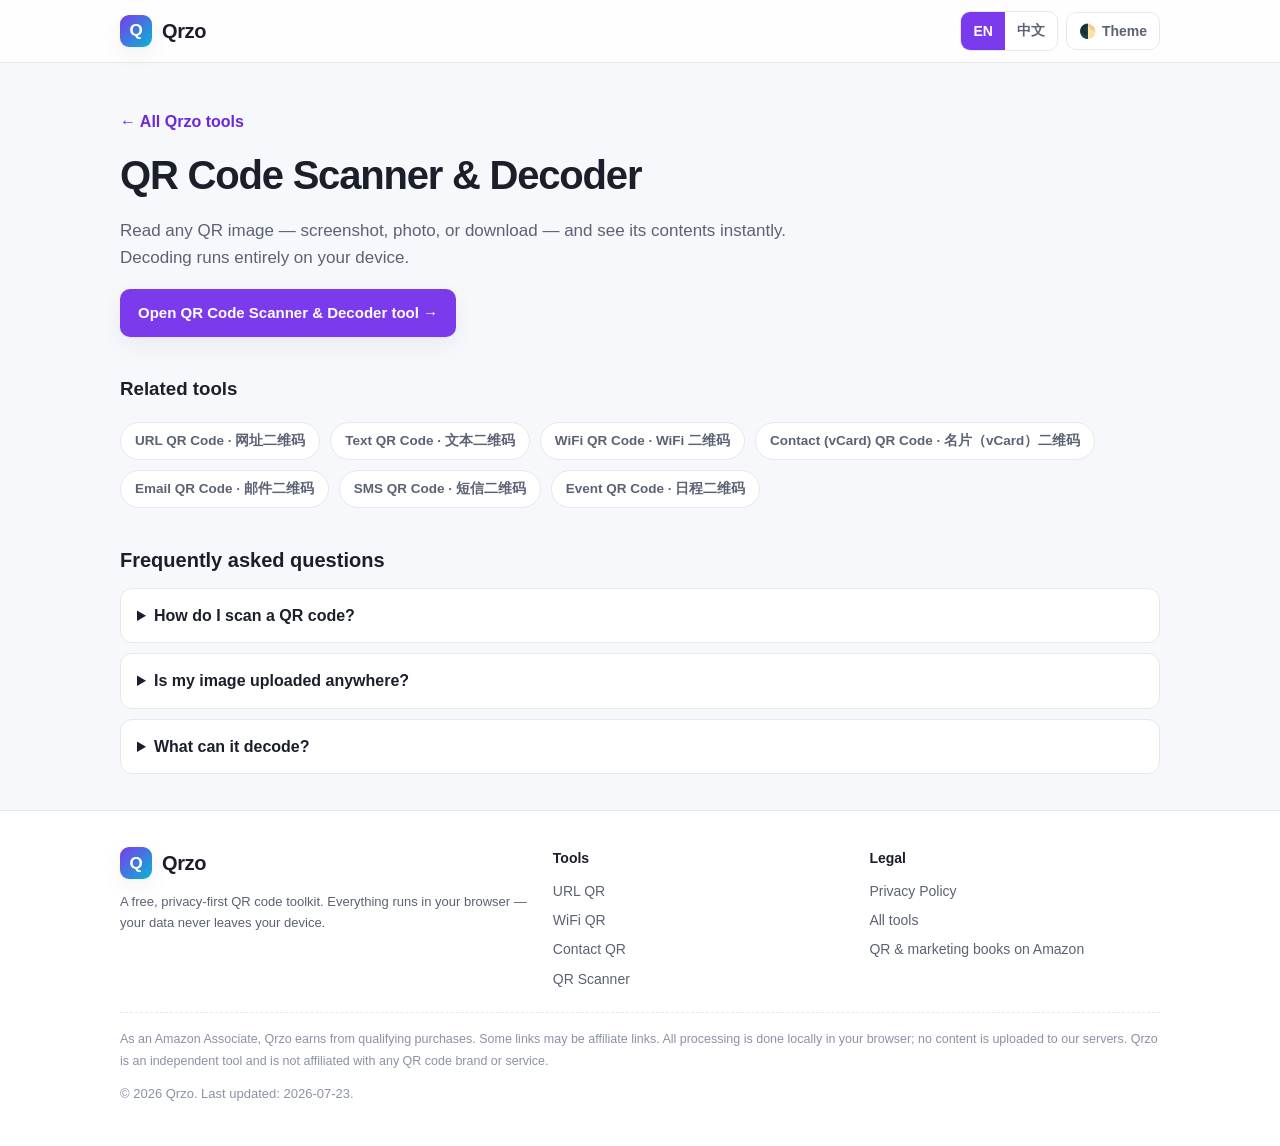
<file: tools/qr-scanner.html>
<!DOCTYPE html>
<html lang="en" data-theme="light" data-lang="en">
<head>
<meta charset="UTF-8" />
<meta name="viewport" content="width=device-width, initial-scale=1" />
<title>QR Code Scanner & Decoder — Free Online Tool | Qrzo</title>
<meta name="description" content="Read any QR image — screenshot, photo, or download — and see its contents instantly. Decoding runs entirely on your device." />
<meta name="robots" content="index,follow" />
<link rel="canonical" href="https://qrzo.com/tools/qr-scanner.html" />
<link rel="alternate" hreflang="en" href="https://qrzo.com/tools/qr-scanner.html" />
<link rel="alternate" hreflang="zh-CN" href="https://qrzo.com/tools/qr-scanner.html" />
<link rel="alternate" hreflang="x-default" href="https://qrzo.com/tools/qr-scanner.html" />
<meta property="og:type" content="website" />
<meta property="og:title" content="QR Code Scanner & Decoder — Qrzo" />
<meta property="og:description" content="Read any QR image — screenshot, photo, or download — and see its contents instantly. Decoding runs entirely on your device." />
<meta property="og:url" content="https://qrzo.com/tools/qr-scanner.html" />
<meta property="og:image" content="https://qrzo.com/og-image.png" />
<link rel="icon" type="image/svg+xml" href="../favicon.svg" />
<link rel="stylesheet" href="../styles.css" />
<script type="application/ld+json">{"@context":"https://schema.org","@type":"WebPage","name":"QR Code Scanner & Decoder — Qrzo","url":"https://qrzo.com/tools/qr-scanner.html","description":"Read any QR image — screenshot, photo, or download — and see its contents instantly. Decoding runs entirely on your device.","inLanguage":["en","zh-CN"],"isPartOf":{"@type":"WebSite","name":"Qrzo","url":"https://qrzo.com/"}}</script>
<script type="application/ld+json">{"@context":"https://schema.org","@type":"FAQPage","mainEntity":[{"@type":"Question","name":"How do I scan a QR code?","acceptedAnswer":{"@type":"Answer","text":"Upload an image of a QR code using the scanner on the main page; Qrzo decodes it in your browser."}},{"@type":"Question","name":"Is my image uploaded anywhere?","acceptedAnswer":{"@type":"Answer","text":"No. The image is read locally and decoded on your device; it never leaves your browser."}},{"@type":"Question","name":"What can it decode?","acceptedAnswer":{"@type":"Answer","text":"Any standard QR code — URLs, text, WiFi, contacts, email, SMS, and calendar events."}}]}</script>
</head>
<body>
<header class="site-header">
  <div class="wrap header-inner">
    <a class="brand" href="../index.html"><span class="logo">Q</span><span>Qrzo</span></a>
    <div class="header-actions">
      <div class="seg" id="lang-seg" role="group" aria-label="Language">
        <button data-lang-set="en" class="active">EN</button>
        <button data-lang-set="zh-CN">中文</button>
      </div>
      <button class="toggle-btn" id="theme-toggle" aria-label="Toggle theme">🌓 <span data-en="Theme" data-zh="主题">Theme</span></button>
    </div>
  </div>
</header>
<main class="wrap">
  <section class="landing-hero">
    <a class="backlink" href="../index.html" data-en="← All Qrzo tools" data-zh="← 返回 Qrzo 全部工具">← All Qrzo tools</a>
    <h1>QR Code Scanner & Decoder</h1>
    <p data-en="Read any QR image — screenshot, photo, or download — and see its contents instantly. Decoding runs entirely on your device." data-zh="读取任意二维码图片——截图、照片或下载文件——并即时显示其内容。解码完全在你的设备上完成。">Read any QR image — screenshot, photo, or download — and see its contents instantly. Decoding runs entirely on your device.</p>
    <a class="btn" href="../index.html#tool-scanner" data-en="Open QR Code Scanner & Decoder tool →" data-zh="打开二维码扫描与解码工具 →">Open QR Code Scanner & Decoder tool →</a>
  </section>
  <section>
    <h3 data-en="Related tools" data-zh="相关工具">Related tools</h3>
    <div class="related"><a href="url-qr.html">URL QR Code · 网址二维码</a><a href="text-qr.html">Text QR Code · 文本二维码</a><a href="wifi-qr.html">WiFi QR Code · WiFi 二维码</a><a href="vcard-qr.html">Contact (vCard) QR Code · 名片（vCard）二维码</a><a href="email-qr.html">Email QR Code · 邮件二维码</a><a href="sms-qr.html">SMS QR Code · 短信二维码</a><a href="event-qr.html">Event QR Code · 日程二维码</a></div>
  </section>
  <section class="faq">
    <h3 data-en="Frequently asked questions" data-zh="常见问题">Frequently asked questions</h3>
    
      <details><summary>How do I scan a QR code?</summary><p data-en="Upload an image of a QR code using the scanner on the main page; Qrzo decodes it in your browser." data-zh="在主页的扫描器中上传一张二维码图片，Qrzo 会在你的浏览器中解码。">Upload an image of a QR code using the scanner on the main page; Qrzo decodes it in your browser.</p></details>
      <details><summary>Is my image uploaded anywhere?</summary><p data-en="No. The image is read locally and decoded on your device; it never leaves your browser." data-zh="不会。图片在本地读取并在你的设备上解码，绝不会离开你的浏览器。">No. The image is read locally and decoded on your device; it never leaves your browser.</p></details>
      <details><summary>What can it decode?</summary><p data-en="Any standard QR code — URLs, text, WiFi, contacts, email, SMS, and calendar events." data-zh="任意标准二维码——网址、文本、WiFi、名片、邮件、短信和日程。">Any standard QR code — URLs, text, WiFi, contacts, email, SMS, and calendar events.</p></details>
  </section>
</main>
<footer class="site-footer">
  <div class="wrap">
    <div class="foot-grid">
      <div>
        <div class="brand" style="margin-bottom:10px"><span class="logo">Q</span><span>Qrzo</span></div>
        <p class="priv-safe" data-en="A free, privacy-first QR code toolkit. Everything runs in your browser — your data never leaves your device." data-zh="免费、注重隐私的二维码工具集。所有操作都在你的浏览器中完成——数据绝不离开你的设备。">A free, privacy-first QR code toolkit. Everything runs in your browser — your data never leaves your device.</p>
      </div>
      <div>
        <h4 data-en="Tools" data-zh="工具">Tools</h4>
        <ul>
          <li><a href="../index.html#tool-url" data-en="URL QR" data-zh="网址二维码">URL QR</a></li>
          <li><a href="../index.html#tool-wifi" data-en="WiFi QR" data-zh="WiFi 二维码">WiFi QR</a></li>
          <li><a href="../index.html#tool-contact" data-en="Contact QR" data-zh="名片二维码">Contact QR</a></li>
          <li><a href="../index.html#tool-scanner" data-en="QR Scanner" data-zh="二维码扫描">QR Scanner</a></li>
        </ul>
      </div>
      <div>
        <h4 data-en="Legal" data-zh="法律">Legal</h4>
        <ul>
          <li><a href="../privacy.html" data-en="Privacy Policy" data-zh="隐私政策">Privacy Policy</a></li>
          <li><a href="../index.html" data-en="All tools" data-zh="全部工具">All tools</a></li>
          <li><a href="https://www.amazon.com/s?k=qr+code+books&tag=qrzo-20" target="_blank" rel="sponsored nofollow noopener" data-en="QR &amp; marketing books on Amazon" data-zh="Amazon 上的二维码与营销书籍">QR &amp; marketing books on Amazon</a></li>
        </ul>
      </div>
    </div>
    <p class="disclosure" data-en="As an Amazon Associate, Qrzo earns from qualifying purchases. Some links may be affiliate links. All processing is done locally in your browser; no content is uploaded to our servers. Qrzo is an independent tool and is not affiliated with any QR code brand or service." data-zh="作为 Amazon Associates 会员，Qrzo 可从符合条件的购买中获得收益。部分链接可能为联盟链接。所有处理均在你的浏览器本地完成，内容不会上传到我们的服务器。Qrzo 是独立工具，与任何二维码品牌或服务无隶属关系。">As an Amazon Associate, Qrzo earns from qualifying purchases. Some links may be affiliate links. All processing is done locally in your browser; no content is uploaded to our servers. Qrzo is an independent tool and is not affiliated with any QR code brand or service.</p>
    <p class="copyright" data-en="© 2026 Qrzo. Last updated: 2026-07-23." data-zh="© 2026 Qrzo。最后更新：2026-07-23。">© 2026 Qrzo. Last updated: 2026-07-23.</p>
  </div>
</footer>
<script src="../app.js"></script>
</body>
</html>
</file>
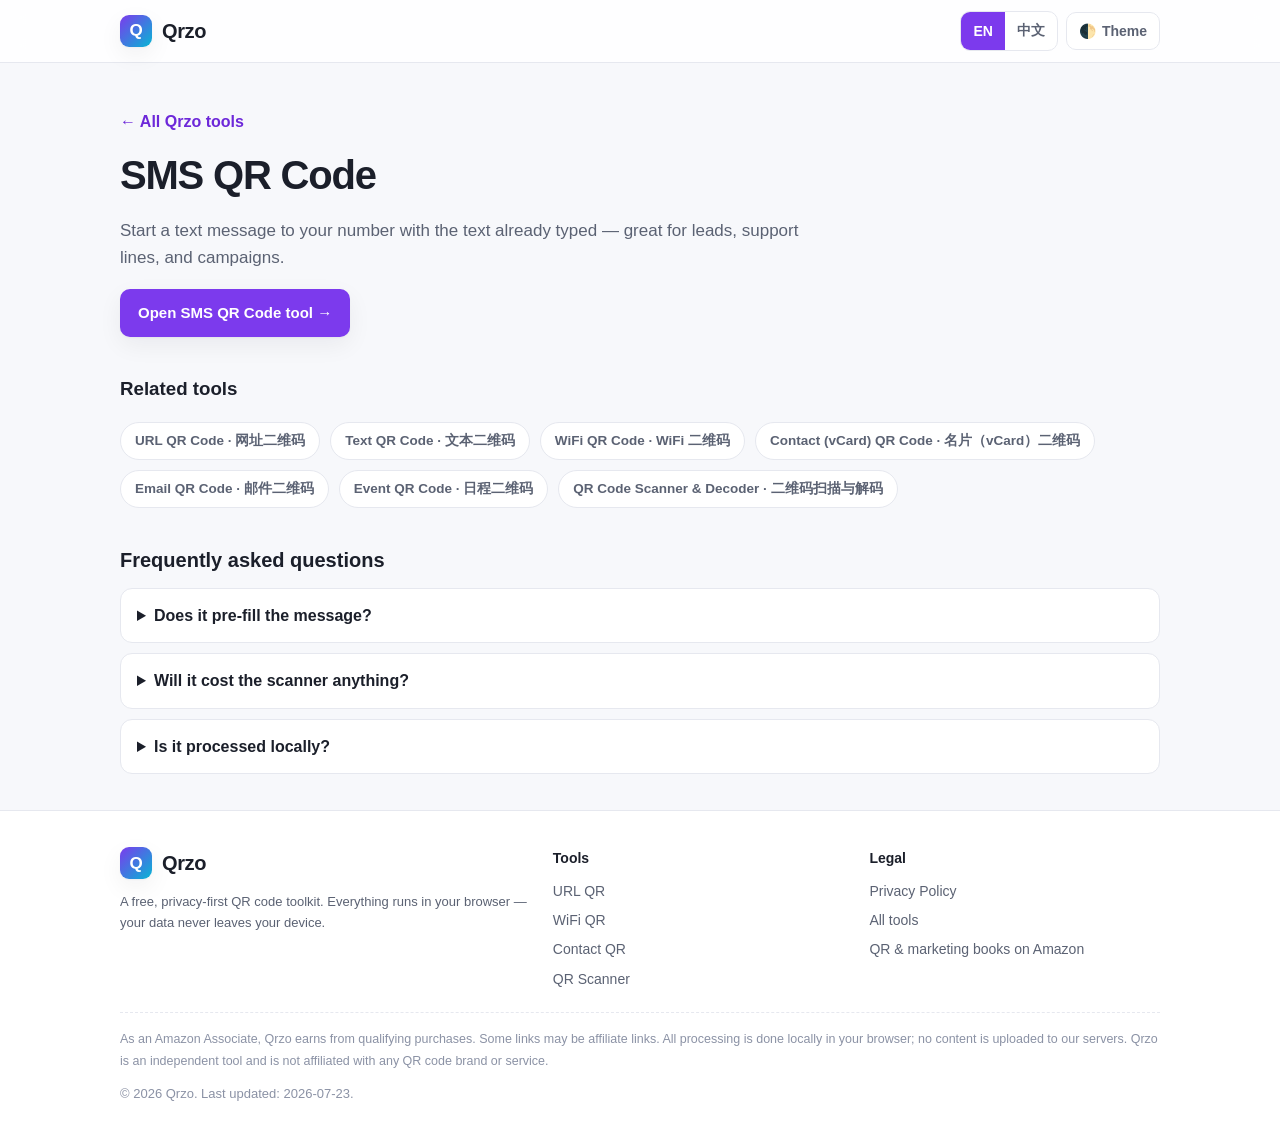
<file: tools/sms-qr.html>
<!DOCTYPE html>
<html lang="en" data-theme="light" data-lang="en">
<head>
<meta charset="UTF-8" />
<meta name="viewport" content="width=device-width, initial-scale=1" />
<title>SMS QR Code — Free Online Tool | Qrzo</title>
<meta name="description" content="Start a text message to your number with the text already typed — great for leads, support lines, and campaigns." />
<meta name="robots" content="index,follow" />
<link rel="canonical" href="https://qrzo.com/tools/sms-qr.html" />
<link rel="alternate" hreflang="en" href="https://qrzo.com/tools/sms-qr.html" />
<link rel="alternate" hreflang="zh-CN" href="https://qrzo.com/tools/sms-qr.html" />
<link rel="alternate" hreflang="x-default" href="https://qrzo.com/tools/sms-qr.html" />
<meta property="og:type" content="website" />
<meta property="og:title" content="SMS QR Code — Qrzo" />
<meta property="og:description" content="Start a text message to your number with the text already typed — great for leads, support lines, and campaigns." />
<meta property="og:url" content="https://qrzo.com/tools/sms-qr.html" />
<meta property="og:image" content="https://qrzo.com/og-image.png" />
<link rel="icon" type="image/svg+xml" href="../favicon.svg" />
<link rel="stylesheet" href="../styles.css" />
<script type="application/ld+json">{"@context":"https://schema.org","@type":"WebPage","name":"SMS QR Code — Qrzo","url":"https://qrzo.com/tools/sms-qr.html","description":"Start a text message to your number with the text already typed — great for leads, support lines, and campaigns.","inLanguage":["en","zh-CN"],"isPartOf":{"@type":"WebSite","name":"Qrzo","url":"https://qrzo.com/"}}</script>
<script type="application/ld+json">{"@context":"https://schema.org","@type":"FAQPage","mainEntity":[{"@type":"Question","name":"Does it pre-fill the message?","acceptedAnswer":{"@type":"Answer","text":"Yes. The recipient number and the message body are both encoded, so the user only taps send."}},{"@type":"Question","name":"Will it cost the scanner anything?","acceptedAnswer":{"@type":"Answer","text":"The scanner pays their normal carrier SMS rate; Qrzo does not charge anything."}},{"@type":"Question","name":"Is it processed locally?","acceptedAnswer":{"@type":"Answer","text":"Yes. The SMS link is built in your browser and never uploaded."}}]}</script>
</head>
<body>
<header class="site-header">
  <div class="wrap header-inner">
    <a class="brand" href="../index.html"><span class="logo">Q</span><span>Qrzo</span></a>
    <div class="header-actions">
      <div class="seg" id="lang-seg" role="group" aria-label="Language">
        <button data-lang-set="en" class="active">EN</button>
        <button data-lang-set="zh-CN">中文</button>
      </div>
      <button class="toggle-btn" id="theme-toggle" aria-label="Toggle theme">🌓 <span data-en="Theme" data-zh="主题">Theme</span></button>
    </div>
  </div>
</header>
<main class="wrap">
  <section class="landing-hero">
    <a class="backlink" href="../index.html" data-en="← All Qrzo tools" data-zh="← 返回 Qrzo 全部工具">← All Qrzo tools</a>
    <h1>SMS QR Code</h1>
    <p data-en="Start a text message to your number with the text already typed — great for leads, support lines, and campaigns." data-zh="扫码即向你的号码发起一条已预填内容的短信——非常适合获客、客服热线和营销活动。">Start a text message to your number with the text already typed — great for leads, support lines, and campaigns.</p>
    <a class="btn" href="../index.html#tool-sms" data-en="Open SMS QR Code tool →" data-zh="打开短信二维码工具 →">Open SMS QR Code tool →</a>
  </section>
  <section>
    <h3 data-en="Related tools" data-zh="相关工具">Related tools</h3>
    <div class="related"><a href="url-qr.html">URL QR Code · 网址二维码</a><a href="text-qr.html">Text QR Code · 文本二维码</a><a href="wifi-qr.html">WiFi QR Code · WiFi 二维码</a><a href="vcard-qr.html">Contact (vCard) QR Code · 名片（vCard）二维码</a><a href="email-qr.html">Email QR Code · 邮件二维码</a><a href="event-qr.html">Event QR Code · 日程二维码</a><a href="qr-scanner.html">QR Code Scanner & Decoder · 二维码扫描与解码</a></div>
  </section>
  <section class="faq">
    <h3 data-en="Frequently asked questions" data-zh="常见问题">Frequently asked questions</h3>
    
      <details><summary>Does it pre-fill the message?</summary><p data-en="Yes. The recipient number and the message body are both encoded, so the user only taps send." data-zh="会。收件人号码与短信内容都被编码，用户只需点击发送。">Yes. The recipient number and the message body are both encoded, so the user only taps send.</p></details>
      <details><summary>Will it cost the scanner anything?</summary><p data-en="The scanner pays their normal carrier SMS rate; Qrzo does not charge anything." data-zh="扫码者按运营商正常短信资费支付；Qrzo 不收取任何费用。">The scanner pays their normal carrier SMS rate; Qrzo does not charge anything.</p></details>
      <details><summary>Is it processed locally?</summary><p data-en="Yes. The SMS link is built in your browser and never uploaded." data-zh="是的。短信链接在你的浏览器中生成，绝不会上传。">Yes. The SMS link is built in your browser and never uploaded.</p></details>
  </section>
</main>
<footer class="site-footer">
  <div class="wrap">
    <div class="foot-grid">
      <div>
        <div class="brand" style="margin-bottom:10px"><span class="logo">Q</span><span>Qrzo</span></div>
        <p class="priv-safe" data-en="A free, privacy-first QR code toolkit. Everything runs in your browser — your data never leaves your device." data-zh="免费、注重隐私的二维码工具集。所有操作都在你的浏览器中完成——数据绝不离开你的设备。">A free, privacy-first QR code toolkit. Everything runs in your browser — your data never leaves your device.</p>
      </div>
      <div>
        <h4 data-en="Tools" data-zh="工具">Tools</h4>
        <ul>
          <li><a href="../index.html#tool-url" data-en="URL QR" data-zh="网址二维码">URL QR</a></li>
          <li><a href="../index.html#tool-wifi" data-en="WiFi QR" data-zh="WiFi 二维码">WiFi QR</a></li>
          <li><a href="../index.html#tool-contact" data-en="Contact QR" data-zh="名片二维码">Contact QR</a></li>
          <li><a href="../index.html#tool-scanner" data-en="QR Scanner" data-zh="二维码扫描">QR Scanner</a></li>
        </ul>
      </div>
      <div>
        <h4 data-en="Legal" data-zh="法律">Legal</h4>
        <ul>
          <li><a href="../privacy.html" data-en="Privacy Policy" data-zh="隐私政策">Privacy Policy</a></li>
          <li><a href="../index.html" data-en="All tools" data-zh="全部工具">All tools</a></li>
          <li><a href="https://www.amazon.com/s?k=qr+code+books&tag=qrzo-20" target="_blank" rel="sponsored nofollow noopener" data-en="QR &amp; marketing books on Amazon" data-zh="Amazon 上的二维码与营销书籍">QR &amp; marketing books on Amazon</a></li>
        </ul>
      </div>
    </div>
    <p class="disclosure" data-en="As an Amazon Associate, Qrzo earns from qualifying purchases. Some links may be affiliate links. All processing is done locally in your browser; no content is uploaded to our servers. Qrzo is an independent tool and is not affiliated with any QR code brand or service." data-zh="作为 Amazon Associates 会员，Qrzo 可从符合条件的购买中获得收益。部分链接可能为联盟链接。所有处理均在你的浏览器本地完成，内容不会上传到我们的服务器。Qrzo 是独立工具，与任何二维码品牌或服务无隶属关系。">As an Amazon Associate, Qrzo earns from qualifying purchases. Some links may be affiliate links. All processing is done locally in your browser; no content is uploaded to our servers. Qrzo is an independent tool and is not affiliated with any QR code brand or service.</p>
    <p class="copyright" data-en="© 2026 Qrzo. Last updated: 2026-07-23." data-zh="© 2026 Qrzo。最后更新：2026-07-23。">© 2026 Qrzo. Last updated: 2026-07-23.</p>
  </div>
</footer>
<script src="../app.js"></script>
</body>
</html>
</file>
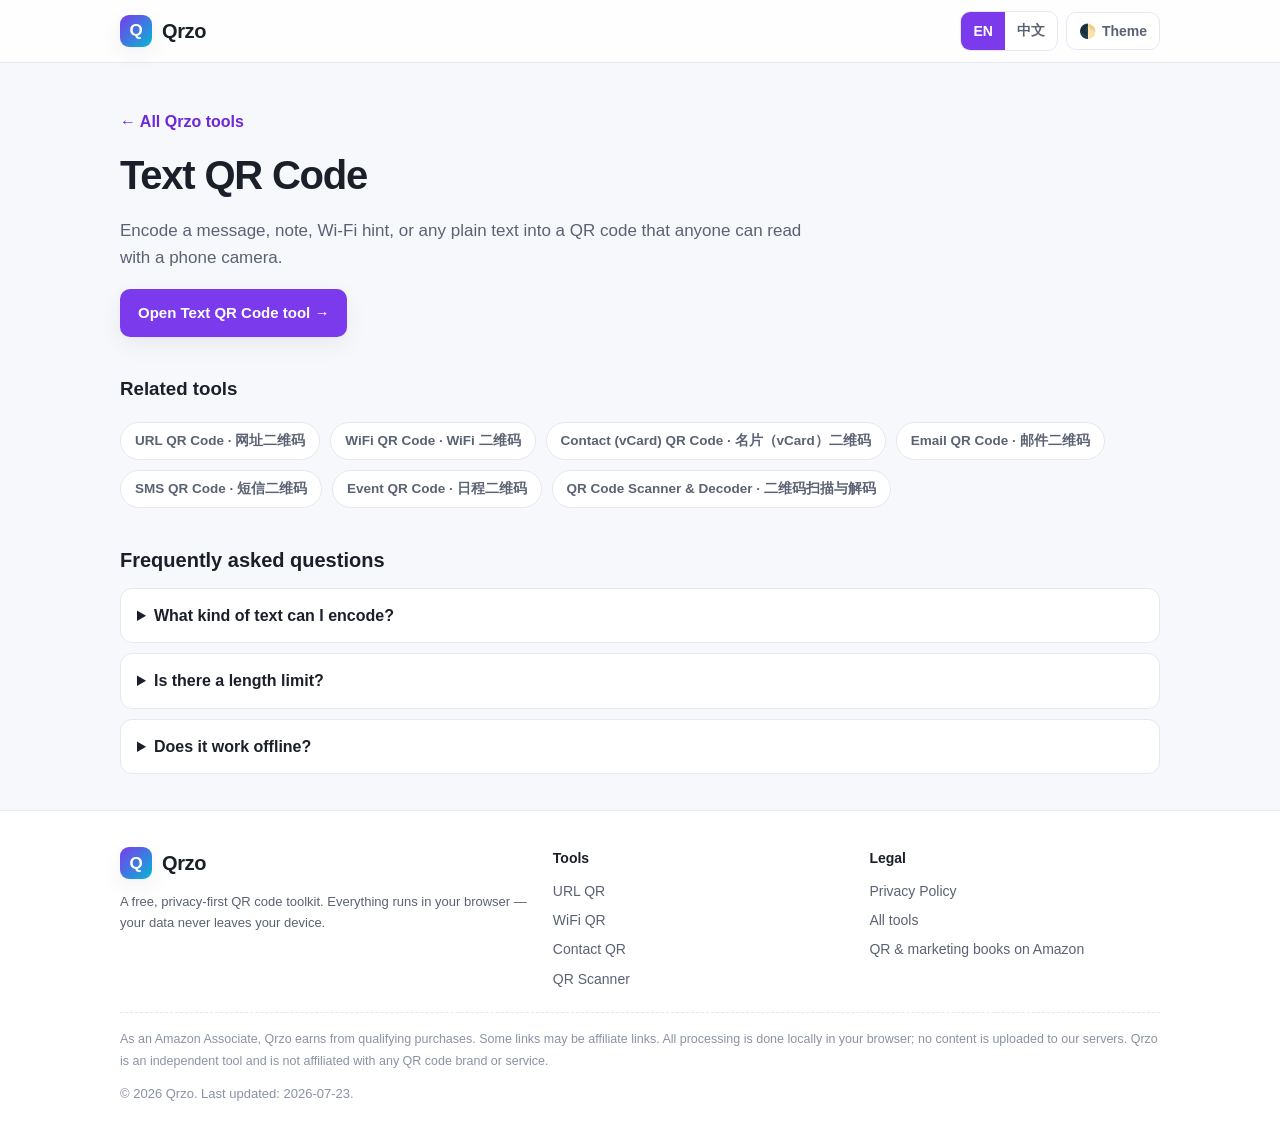
<file: tools/text-qr.html>
<!DOCTYPE html>
<html lang="en" data-theme="light" data-lang="en">
<head>
<meta charset="UTF-8" />
<meta name="viewport" content="width=device-width, initial-scale=1" />
<title>Text QR Code — Free Online Tool | Qrzo</title>
<meta name="description" content="Encode a message, note, Wi-Fi hint, or any plain text into a QR code that anyone can read with a phone camera." />
<meta name="robots" content="index,follow" />
<link rel="canonical" href="https://qrzo.com/tools/text-qr.html" />
<link rel="alternate" hreflang="en" href="https://qrzo.com/tools/text-qr.html" />
<link rel="alternate" hreflang="zh-CN" href="https://qrzo.com/tools/text-qr.html" />
<link rel="alternate" hreflang="x-default" href="https://qrzo.com/tools/text-qr.html" />
<meta property="og:type" content="website" />
<meta property="og:title" content="Text QR Code — Qrzo" />
<meta property="og:description" content="Encode a message, note, Wi-Fi hint, or any plain text into a QR code that anyone can read with a phone camera." />
<meta property="og:url" content="https://qrzo.com/tools/text-qr.html" />
<meta property="og:image" content="https://qrzo.com/og-image.png" />
<link rel="icon" type="image/svg+xml" href="../favicon.svg" />
<link rel="stylesheet" href="../styles.css" />
<script type="application/ld+json">{"@context":"https://schema.org","@type":"WebPage","name":"Text QR Code — Qrzo","url":"https://qrzo.com/tools/text-qr.html","description":"Encode a message, note, Wi-Fi hint, or any plain text into a QR code that anyone can read with a phone camera.","inLanguage":["en","zh-CN"],"isPartOf":{"@type":"WebSite","name":"Qrzo","url":"https://qrzo.com/"}}</script>
<script type="application/ld+json">{"@context":"https://schema.org","@type":"FAQPage","mainEntity":[{"@type":"Question","name":"What kind of text can I encode?","acceptedAnswer":{"@type":"Answer","text":"Any plain text — a greeting, a reminder, a coupon code, or a short instruction."}},{"@type":"Question","name":"Is there a length limit?","acceptedAnswer":{"@type":"Answer","text":"Longer text produces a denser QR code. Keep it reasonably short for the most reliable scanning."}},{"@type":"Question","name":"Does it work offline?","acceptedAnswer":{"@type":"Answer","text":"Yes. Both generation and scanning happen on your device; no internet is required."}}]}</script>
</head>
<body>
<header class="site-header">
  <div class="wrap header-inner">
    <a class="brand" href="../index.html"><span class="logo">Q</span><span>Qrzo</span></a>
    <div class="header-actions">
      <div class="seg" id="lang-seg" role="group" aria-label="Language">
        <button data-lang-set="en" class="active">EN</button>
        <button data-lang-set="zh-CN">中文</button>
      </div>
      <button class="toggle-btn" id="theme-toggle" aria-label="Toggle theme">🌓 <span data-en="Theme" data-zh="主题">Theme</span></button>
    </div>
  </div>
</header>
<main class="wrap">
  <section class="landing-hero">
    <a class="backlink" href="../index.html" data-en="← All Qrzo tools" data-zh="← 返回 Qrzo 全部工具">← All Qrzo tools</a>
    <h1>Text QR Code</h1>
    <p data-en="Encode a message, note, Wi-Fi hint, or any plain text into a QR code that anyone can read with a phone camera." data-zh="将一条消息、便签、WiFi 提示或任意纯文本编码为二维码，任何人都可用手机相机读取。">Encode a message, note, Wi-Fi hint, or any plain text into a QR code that anyone can read with a phone camera.</p>
    <a class="btn" href="../index.html#tool-text" data-en="Open Text QR Code tool →" data-zh="打开文本二维码工具 →">Open Text QR Code tool →</a>
  </section>
  <section>
    <h3 data-en="Related tools" data-zh="相关工具">Related tools</h3>
    <div class="related"><a href="url-qr.html">URL QR Code · 网址二维码</a><a href="wifi-qr.html">WiFi QR Code · WiFi 二维码</a><a href="vcard-qr.html">Contact (vCard) QR Code · 名片（vCard）二维码</a><a href="email-qr.html">Email QR Code · 邮件二维码</a><a href="sms-qr.html">SMS QR Code · 短信二维码</a><a href="event-qr.html">Event QR Code · 日程二维码</a><a href="qr-scanner.html">QR Code Scanner & Decoder · 二维码扫描与解码</a></div>
  </section>
  <section class="faq">
    <h3 data-en="Frequently asked questions" data-zh="常见问题">Frequently asked questions</h3>
    
      <details><summary>What kind of text can I encode?</summary><p data-en="Any plain text — a greeting, a reminder, a coupon code, or a short instruction." data-zh="任何纯文本——一句问候、一条提醒、一张优惠码或一段简短说明。">Any plain text — a greeting, a reminder, a coupon code, or a short instruction.</p></details>
      <details><summary>Is there a length limit?</summary><p data-en="Longer text produces a denser QR code. Keep it reasonably short for the most reliable scanning." data-zh="文本越长，二维码越密。保持一定的简短度可获得最稳定的扫描效果。">Longer text produces a denser QR code. Keep it reasonably short for the most reliable scanning.</p></details>
      <details><summary>Does it work offline?</summary><p data-en="Yes. Both generation and scanning happen on your device; no internet is required." data-zh="是的。生成与扫描都在你的设备上完成，无需联网。">Yes. Both generation and scanning happen on your device; no internet is required.</p></details>
  </section>
</main>
<footer class="site-footer">
  <div class="wrap">
    <div class="foot-grid">
      <div>
        <div class="brand" style="margin-bottom:10px"><span class="logo">Q</span><span>Qrzo</span></div>
        <p class="priv-safe" data-en="A free, privacy-first QR code toolkit. Everything runs in your browser — your data never leaves your device." data-zh="免费、注重隐私的二维码工具集。所有操作都在你的浏览器中完成——数据绝不离开你的设备。">A free, privacy-first QR code toolkit. Everything runs in your browser — your data never leaves your device.</p>
      </div>
      <div>
        <h4 data-en="Tools" data-zh="工具">Tools</h4>
        <ul>
          <li><a href="../index.html#tool-url" data-en="URL QR" data-zh="网址二维码">URL QR</a></li>
          <li><a href="../index.html#tool-wifi" data-en="WiFi QR" data-zh="WiFi 二维码">WiFi QR</a></li>
          <li><a href="../index.html#tool-contact" data-en="Contact QR" data-zh="名片二维码">Contact QR</a></li>
          <li><a href="../index.html#tool-scanner" data-en="QR Scanner" data-zh="二维码扫描">QR Scanner</a></li>
        </ul>
      </div>
      <div>
        <h4 data-en="Legal" data-zh="法律">Legal</h4>
        <ul>
          <li><a href="../privacy.html" data-en="Privacy Policy" data-zh="隐私政策">Privacy Policy</a></li>
          <li><a href="../index.html" data-en="All tools" data-zh="全部工具">All tools</a></li>
          <li><a href="https://www.amazon.com/s?k=qr+code+books&tag=qrzo-20" target="_blank" rel="sponsored nofollow noopener" data-en="QR &amp; marketing books on Amazon" data-zh="Amazon 上的二维码与营销书籍">QR &amp; marketing books on Amazon</a></li>
        </ul>
      </div>
    </div>
    <p class="disclosure" data-en="As an Amazon Associate, Qrzo earns from qualifying purchases. Some links may be affiliate links. All processing is done locally in your browser; no content is uploaded to our servers. Qrzo is an independent tool and is not affiliated with any QR code brand or service." data-zh="作为 Amazon Associates 会员，Qrzo 可从符合条件的购买中获得收益。部分链接可能为联盟链接。所有处理均在你的浏览器本地完成，内容不会上传到我们的服务器。Qrzo 是独立工具，与任何二维码品牌或服务无隶属关系。">As an Amazon Associate, Qrzo earns from qualifying purchases. Some links may be affiliate links. All processing is done locally in your browser; no content is uploaded to our servers. Qrzo is an independent tool and is not affiliated with any QR code brand or service.</p>
    <p class="copyright" data-en="© 2026 Qrzo. Last updated: 2026-07-23." data-zh="© 2026 Qrzo。最后更新：2026-07-23。">© 2026 Qrzo. Last updated: 2026-07-23.</p>
  </div>
</footer>
<script src="../app.js"></script>
</body>
</html>
</file>
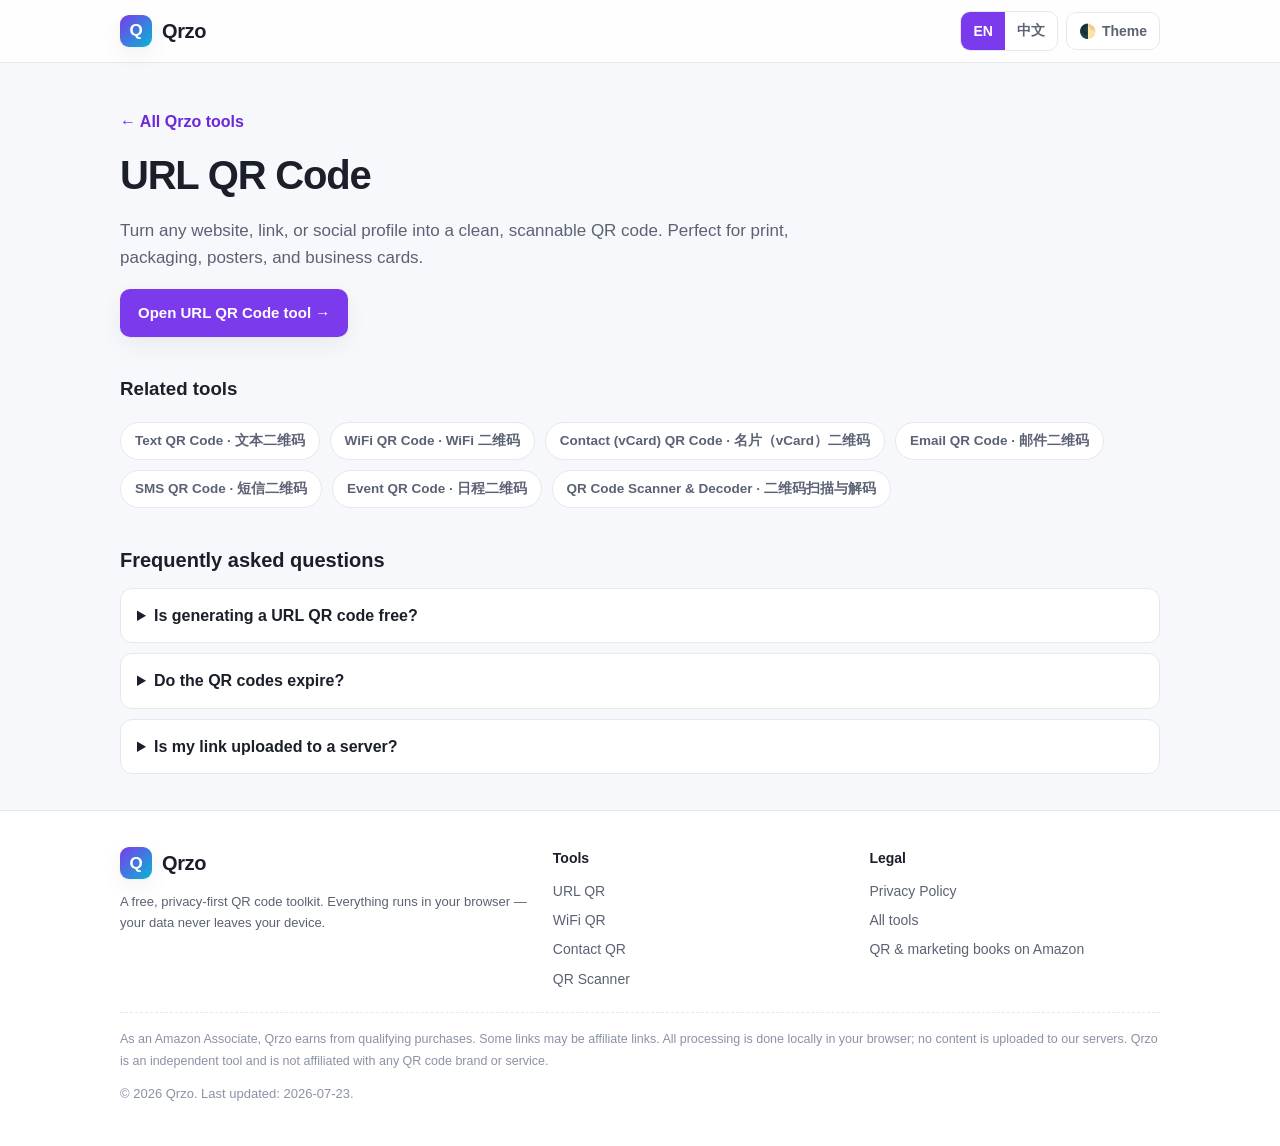
<file: tools/url-qr.html>
<!DOCTYPE html>
<html lang="en" data-theme="light" data-lang="en">
<head>
<meta charset="UTF-8" />
<meta name="viewport" content="width=device-width, initial-scale=1" />
<title>URL QR Code — Free Online Tool | Qrzo</title>
<meta name="description" content="Turn any website, link, or social profile into a clean, scannable QR code. Perfect for print, packaging, posters, and business cards." />
<meta name="robots" content="index,follow" />
<link rel="canonical" href="https://qrzo.com/tools/url-qr.html" />
<link rel="alternate" hreflang="en" href="https://qrzo.com/tools/url-qr.html" />
<link rel="alternate" hreflang="zh-CN" href="https://qrzo.com/tools/url-qr.html" />
<link rel="alternate" hreflang="x-default" href="https://qrzo.com/tools/url-qr.html" />
<meta property="og:type" content="website" />
<meta property="og:title" content="URL QR Code — Qrzo" />
<meta property="og:description" content="Turn any website, link, or social profile into a clean, scannable QR code. Perfect for print, packaging, posters, and business cards." />
<meta property="og:url" content="https://qrzo.com/tools/url-qr.html" />
<meta property="og:image" content="https://qrzo.com/og-image.png" />
<link rel="icon" type="image/svg+xml" href="../favicon.svg" />
<link rel="stylesheet" href="../styles.css" />
<script type="application/ld+json">{"@context":"https://schema.org","@type":"WebPage","name":"URL QR Code — Qrzo","url":"https://qrzo.com/tools/url-qr.html","description":"Turn any website, link, or social profile into a clean, scannable QR code. Perfect for print, packaging, posters, and business cards.","inLanguage":["en","zh-CN"],"isPartOf":{"@type":"WebSite","name":"Qrzo","url":"https://qrzo.com/"}}</script>
<script type="application/ld+json">{"@context":"https://schema.org","@type":"FAQPage","mainEntity":[{"@type":"Question","name":"Is generating a URL QR code free?","acceptedAnswer":{"@type":"Answer","text":"Yes. Qrzo generates URL QR codes entirely in your browser and is completely free, with no watermark."}},{"@type":"Question","name":"Do the QR codes expire?","acceptedAnswer":{"@type":"Answer","text":"No. Qrzo creates static QR codes, so the link is baked into the image and works as long as the destination is live."}},{"@type":"Question","name":"Is my link uploaded to a server?","acceptedAnswer":{"@type":"Answer","text":"Never. The URL is encoded locally in your browser and is never sent to any server."}}]}</script>
</head>
<body>
<header class="site-header">
  <div class="wrap header-inner">
    <a class="brand" href="../index.html"><span class="logo">Q</span><span>Qrzo</span></a>
    <div class="header-actions">
      <div class="seg" id="lang-seg" role="group" aria-label="Language">
        <button data-lang-set="en" class="active">EN</button>
        <button data-lang-set="zh-CN">中文</button>
      </div>
      <button class="toggle-btn" id="theme-toggle" aria-label="Toggle theme">🌓 <span data-en="Theme" data-zh="主题">Theme</span></button>
    </div>
  </div>
</header>
<main class="wrap">
  <section class="landing-hero">
    <a class="backlink" href="../index.html" data-en="← All Qrzo tools" data-zh="← 返回 Qrzo 全部工具">← All Qrzo tools</a>
    <h1>URL QR Code</h1>
    <p data-en="Turn any website, link, or social profile into a clean, scannable QR code. Perfect for print, packaging, posters, and business cards." data-zh="将任意网站、链接或社交主页转化为简洁可扫描的二维码，适用于印刷、包装、海报和名片。">Turn any website, link, or social profile into a clean, scannable QR code. Perfect for print, packaging, posters, and business cards.</p>
    <a class="btn" href="../index.html#tool-url" data-en="Open URL QR Code tool →" data-zh="打开网址二维码工具 →">Open URL QR Code tool →</a>
  </section>
  <section>
    <h3 data-en="Related tools" data-zh="相关工具">Related tools</h3>
    <div class="related"><a href="text-qr.html">Text QR Code · 文本二维码</a><a href="wifi-qr.html">WiFi QR Code · WiFi 二维码</a><a href="vcard-qr.html">Contact (vCard) QR Code · 名片（vCard）二维码</a><a href="email-qr.html">Email QR Code · 邮件二维码</a><a href="sms-qr.html">SMS QR Code · 短信二维码</a><a href="event-qr.html">Event QR Code · 日程二维码</a><a href="qr-scanner.html">QR Code Scanner & Decoder · 二维码扫描与解码</a></div>
  </section>
  <section class="faq">
    <h3 data-en="Frequently asked questions" data-zh="常见问题">Frequently asked questions</h3>
    
      <details><summary>Is generating a URL QR code free?</summary><p data-en="Yes. Qrzo generates URL QR codes entirely in your browser and is completely free, with no watermark." data-zh="免费。Qrzo 完全在你的浏览器中生成网址二维码，完全免费且不添加水印。">Yes. Qrzo generates URL QR codes entirely in your browser and is completely free, with no watermark.</p></details>
      <details><summary>Do the QR codes expire?</summary><p data-en="No. Qrzo creates static QR codes, so the link is baked into the image and works as long as the destination is live." data-zh="不会。Qrzo 生成的是静态二维码，链接直接编码进图片，只要目标链接有效就能一直使用。">No. Qrzo creates static QR codes, so the link is baked into the image and works as long as the destination is live.</p></details>
      <details><summary>Is my link uploaded to a server?</summary><p data-en="Never. The URL is encoded locally in your browser and is never sent to any server." data-zh="绝不会。链接在你的浏览器本地编码，绝不会被发送到任何服务器。">Never. The URL is encoded locally in your browser and is never sent to any server.</p></details>
  </section>
</main>
<footer class="site-footer">
  <div class="wrap">
    <div class="foot-grid">
      <div>
        <div class="brand" style="margin-bottom:10px"><span class="logo">Q</span><span>Qrzo</span></div>
        <p class="priv-safe" data-en="A free, privacy-first QR code toolkit. Everything runs in your browser — your data never leaves your device." data-zh="免费、注重隐私的二维码工具集。所有操作都在你的浏览器中完成——数据绝不离开你的设备。">A free, privacy-first QR code toolkit. Everything runs in your browser — your data never leaves your device.</p>
      </div>
      <div>
        <h4 data-en="Tools" data-zh="工具">Tools</h4>
        <ul>
          <li><a href="../index.html#tool-url" data-en="URL QR" data-zh="网址二维码">URL QR</a></li>
          <li><a href="../index.html#tool-wifi" data-en="WiFi QR" data-zh="WiFi 二维码">WiFi QR</a></li>
          <li><a href="../index.html#tool-contact" data-en="Contact QR" data-zh="名片二维码">Contact QR</a></li>
          <li><a href="../index.html#tool-scanner" data-en="QR Scanner" data-zh="二维码扫描">QR Scanner</a></li>
        </ul>
      </div>
      <div>
        <h4 data-en="Legal" data-zh="法律">Legal</h4>
        <ul>
          <li><a href="../privacy.html" data-en="Privacy Policy" data-zh="隐私政策">Privacy Policy</a></li>
          <li><a href="../index.html" data-en="All tools" data-zh="全部工具">All tools</a></li>
          <li><a href="https://www.amazon.com/s?k=qr+code+books&tag=qrzo-20" target="_blank" rel="sponsored nofollow noopener" data-en="QR &amp; marketing books on Amazon" data-zh="Amazon 上的二维码与营销书籍">QR &amp; marketing books on Amazon</a></li>
        </ul>
      </div>
    </div>
    <p class="disclosure" data-en="As an Amazon Associate, Qrzo earns from qualifying purchases. Some links may be affiliate links. All processing is done locally in your browser; no content is uploaded to our servers. Qrzo is an independent tool and is not affiliated with any QR code brand or service." data-zh="作为 Amazon Associates 会员，Qrzo 可从符合条件的购买中获得收益。部分链接可能为联盟链接。所有处理均在你的浏览器本地完成，内容不会上传到我们的服务器。Qrzo 是独立工具，与任何二维码品牌或服务无隶属关系。">As an Amazon Associate, Qrzo earns from qualifying purchases. Some links may be affiliate links. All processing is done locally in your browser; no content is uploaded to our servers. Qrzo is an independent tool and is not affiliated with any QR code brand or service.</p>
    <p class="copyright" data-en="© 2026 Qrzo. Last updated: 2026-07-23." data-zh="© 2026 Qrzo。最后更新：2026-07-23。">© 2026 Qrzo. Last updated: 2026-07-23.</p>
  </div>
</footer>
<script src="../app.js"></script>
</body>
</html>
</file>
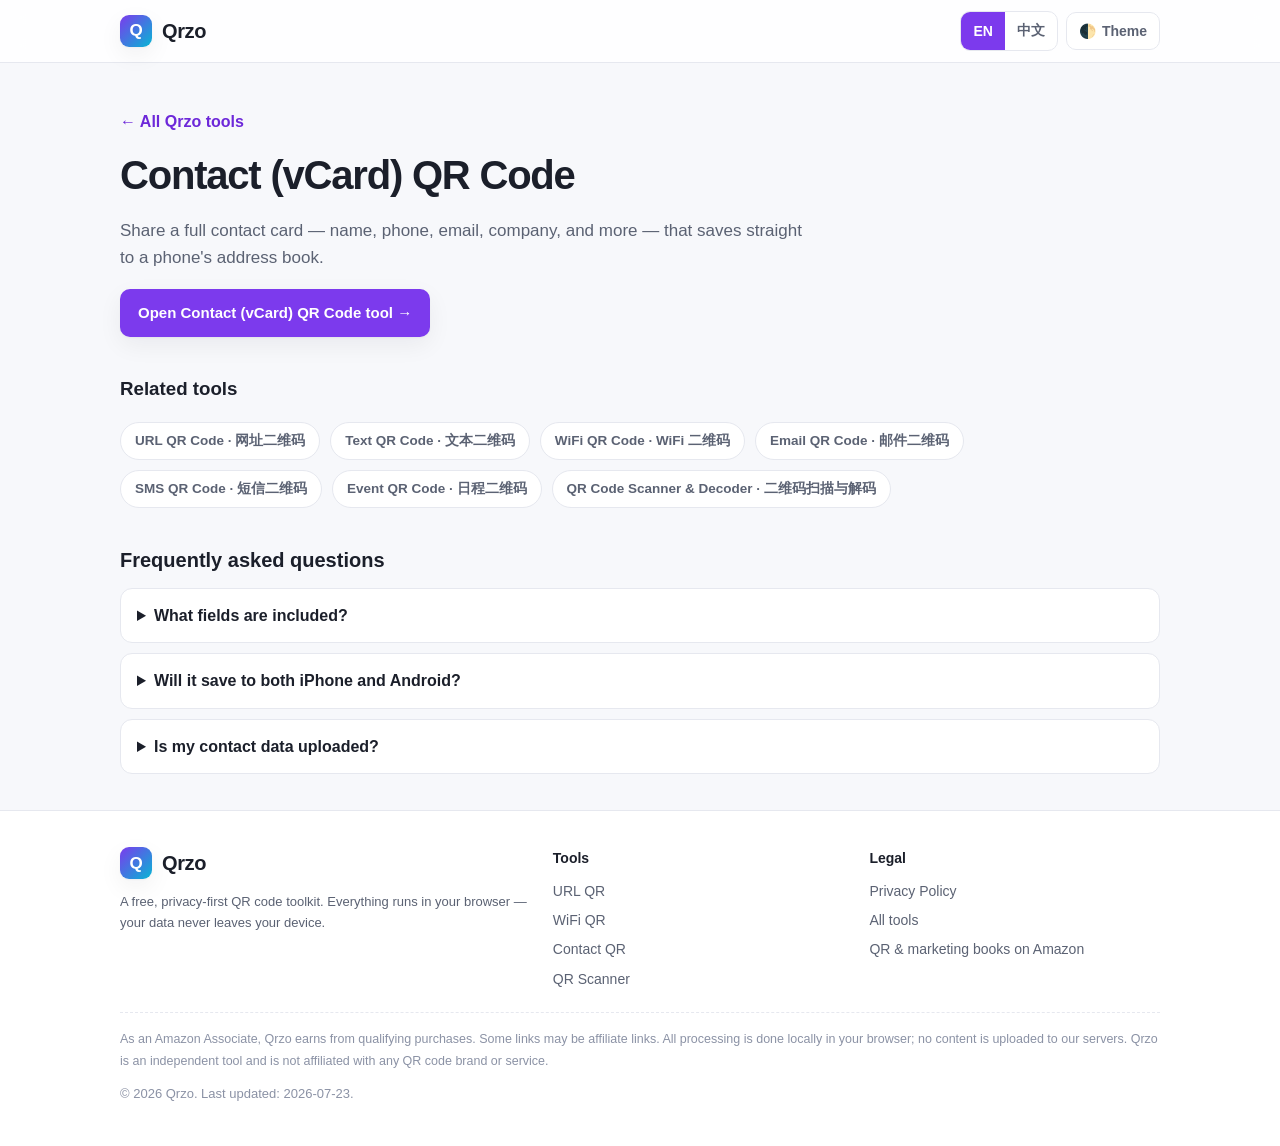
<file: tools/vcard-qr.html>
<!DOCTYPE html>
<html lang="en" data-theme="light" data-lang="en">
<head>
<meta charset="UTF-8" />
<meta name="viewport" content="width=device-width, initial-scale=1" />
<title>Contact (vCard) QR Code — Free Online Tool | Qrzo</title>
<meta name="description" content="Share a full contact card — name, phone, email, company, and more — that saves straight to a phone's address book." />
<meta name="robots" content="index,follow" />
<link rel="canonical" href="https://qrzo.com/tools/vcard-qr.html" />
<link rel="alternate" hreflang="en" href="https://qrzo.com/tools/vcard-qr.html" />
<link rel="alternate" hreflang="zh-CN" href="https://qrzo.com/tools/vcard-qr.html" />
<link rel="alternate" hreflang="x-default" href="https://qrzo.com/tools/vcard-qr.html" />
<meta property="og:type" content="website" />
<meta property="og:title" content="Contact (vCard) QR Code — Qrzo" />
<meta property="og:description" content="Share a full contact card — name, phone, email, company, and more — that saves straight to a phone's address book." />
<meta property="og:url" content="https://qrzo.com/tools/vcard-qr.html" />
<meta property="og:image" content="https://qrzo.com/og-image.png" />
<link rel="icon" type="image/svg+xml" href="../favicon.svg" />
<link rel="stylesheet" href="../styles.css" />
<script type="application/ld+json">{"@context":"https://schema.org","@type":"WebPage","name":"Contact (vCard) QR Code — Qrzo","url":"https://qrzo.com/tools/vcard-qr.html","description":"Share a full contact card — name, phone, email, company, and more — that saves straight to a phone's address book.","inLanguage":["en","zh-CN"],"isPartOf":{"@type":"WebSite","name":"Qrzo","url":"https://qrzo.com/"}}</script>
<script type="application/ld+json">{"@context":"https://schema.org","@type":"FAQPage","mainEntity":[{"@type":"Question","name":"What fields are included?","acceptedAnswer":{"@type":"Answer","text":"Name, organization, job title, phone, email, website, address, and a note."}},{"@type":"Question","name":"Will it save to both iPhone and Android?","acceptedAnswer":{"@type":"Answer","text":"Yes. Qrzo uses the standard vCard 3.0 format that both platforms recognize."}},{"@type":"Question","name":"Is my contact data uploaded?","acceptedAnswer":{"@type":"Answer","text":"No. Everything is generated locally in your browser."}}]}</script>
</head>
<body>
<header class="site-header">
  <div class="wrap header-inner">
    <a class="brand" href="../index.html"><span class="logo">Q</span><span>Qrzo</span></a>
    <div class="header-actions">
      <div class="seg" id="lang-seg" role="group" aria-label="Language">
        <button data-lang-set="en" class="active">EN</button>
        <button data-lang-set="zh-CN">中文</button>
      </div>
      <button class="toggle-btn" id="theme-toggle" aria-label="Toggle theme">🌓 <span data-en="Theme" data-zh="主题">Theme</span></button>
    </div>
  </div>
</header>
<main class="wrap">
  <section class="landing-hero">
    <a class="backlink" href="../index.html" data-en="← All Qrzo tools" data-zh="← 返回 Qrzo 全部工具">← All Qrzo tools</a>
    <h1>Contact (vCard) QR Code</h1>
    <p data-en="Share a full contact card — name, phone, email, company, and more — that saves straight to a phone's address book." data-zh="分享一张完整名片——姓名、电话、邮箱、公司等——扫码即可直接存入手机通讯录。">Share a full contact card — name, phone, email, company, and more — that saves straight to a phone's address book.</p>
    <a class="btn" href="../index.html#tool-contact" data-en="Open Contact (vCard) QR Code tool →" data-zh="打开名片（vCard）二维码工具 →">Open Contact (vCard) QR Code tool →</a>
  </section>
  <section>
    <h3 data-en="Related tools" data-zh="相关工具">Related tools</h3>
    <div class="related"><a href="url-qr.html">URL QR Code · 网址二维码</a><a href="text-qr.html">Text QR Code · 文本二维码</a><a href="wifi-qr.html">WiFi QR Code · WiFi 二维码</a><a href="email-qr.html">Email QR Code · 邮件二维码</a><a href="sms-qr.html">SMS QR Code · 短信二维码</a><a href="event-qr.html">Event QR Code · 日程二维码</a><a href="qr-scanner.html">QR Code Scanner & Decoder · 二维码扫描与解码</a></div>
  </section>
  <section class="faq">
    <h3 data-en="Frequently asked questions" data-zh="常见问题">Frequently asked questions</h3>
    
      <details><summary>What fields are included?</summary><p data-en="Name, organization, job title, phone, email, website, address, and a note." data-zh="包含姓名、公司、职位、电话、邮箱、网站、地址和备注。">Name, organization, job title, phone, email, website, address, and a note.</p></details>
      <details><summary>Will it save to both iPhone and Android?</summary><p data-en="Yes. Qrzo uses the standard vCard 3.0 format that both platforms recognize." data-zh="可以。Qrzo 使用 iPhone 与 Android 都支持的 vCard 3.0 标准格式。">Yes. Qrzo uses the standard vCard 3.0 format that both platforms recognize.</p></details>
      <details><summary>Is my contact data uploaded?</summary><p data-en="No. Everything is generated locally in your browser." data-zh="不会。所有信息都在你的浏览器本地生成。">No. Everything is generated locally in your browser.</p></details>
  </section>
</main>
<footer class="site-footer">
  <div class="wrap">
    <div class="foot-grid">
      <div>
        <div class="brand" style="margin-bottom:10px"><span class="logo">Q</span><span>Qrzo</span></div>
        <p class="priv-safe" data-en="A free, privacy-first QR code toolkit. Everything runs in your browser — your data never leaves your device." data-zh="免费、注重隐私的二维码工具集。所有操作都在你的浏览器中完成——数据绝不离开你的设备。">A free, privacy-first QR code toolkit. Everything runs in your browser — your data never leaves your device.</p>
      </div>
      <div>
        <h4 data-en="Tools" data-zh="工具">Tools</h4>
        <ul>
          <li><a href="../index.html#tool-url" data-en="URL QR" data-zh="网址二维码">URL QR</a></li>
          <li><a href="../index.html#tool-wifi" data-en="WiFi QR" data-zh="WiFi 二维码">WiFi QR</a></li>
          <li><a href="../index.html#tool-contact" data-en="Contact QR" data-zh="名片二维码">Contact QR</a></li>
          <li><a href="../index.html#tool-scanner" data-en="QR Scanner" data-zh="二维码扫描">QR Scanner</a></li>
        </ul>
      </div>
      <div>
        <h4 data-en="Legal" data-zh="法律">Legal</h4>
        <ul>
          <li><a href="../privacy.html" data-en="Privacy Policy" data-zh="隐私政策">Privacy Policy</a></li>
          <li><a href="../index.html" data-en="All tools" data-zh="全部工具">All tools</a></li>
          <li><a href="https://www.amazon.com/s?k=qr+code+books&tag=qrzo-20" target="_blank" rel="sponsored nofollow noopener" data-en="QR &amp; marketing books on Amazon" data-zh="Amazon 上的二维码与营销书籍">QR &amp; marketing books on Amazon</a></li>
        </ul>
      </div>
    </div>
    <p class="disclosure" data-en="As an Amazon Associate, Qrzo earns from qualifying purchases. Some links may be affiliate links. All processing is done locally in your browser; no content is uploaded to our servers. Qrzo is an independent tool and is not affiliated with any QR code brand or service." data-zh="作为 Amazon Associates 会员，Qrzo 可从符合条件的购买中获得收益。部分链接可能为联盟链接。所有处理均在你的浏览器本地完成，内容不会上传到我们的服务器。Qrzo 是独立工具，与任何二维码品牌或服务无隶属关系。">As an Amazon Associate, Qrzo earns from qualifying purchases. Some links may be affiliate links. All processing is done locally in your browser; no content is uploaded to our servers. Qrzo is an independent tool and is not affiliated with any QR code brand or service.</p>
    <p class="copyright" data-en="© 2026 Qrzo. Last updated: 2026-07-23." data-zh="© 2026 Qrzo。最后更新：2026-07-23。">© 2026 Qrzo. Last updated: 2026-07-23.</p>
  </div>
</footer>
<script src="../app.js"></script>
</body>
</html>
</file>
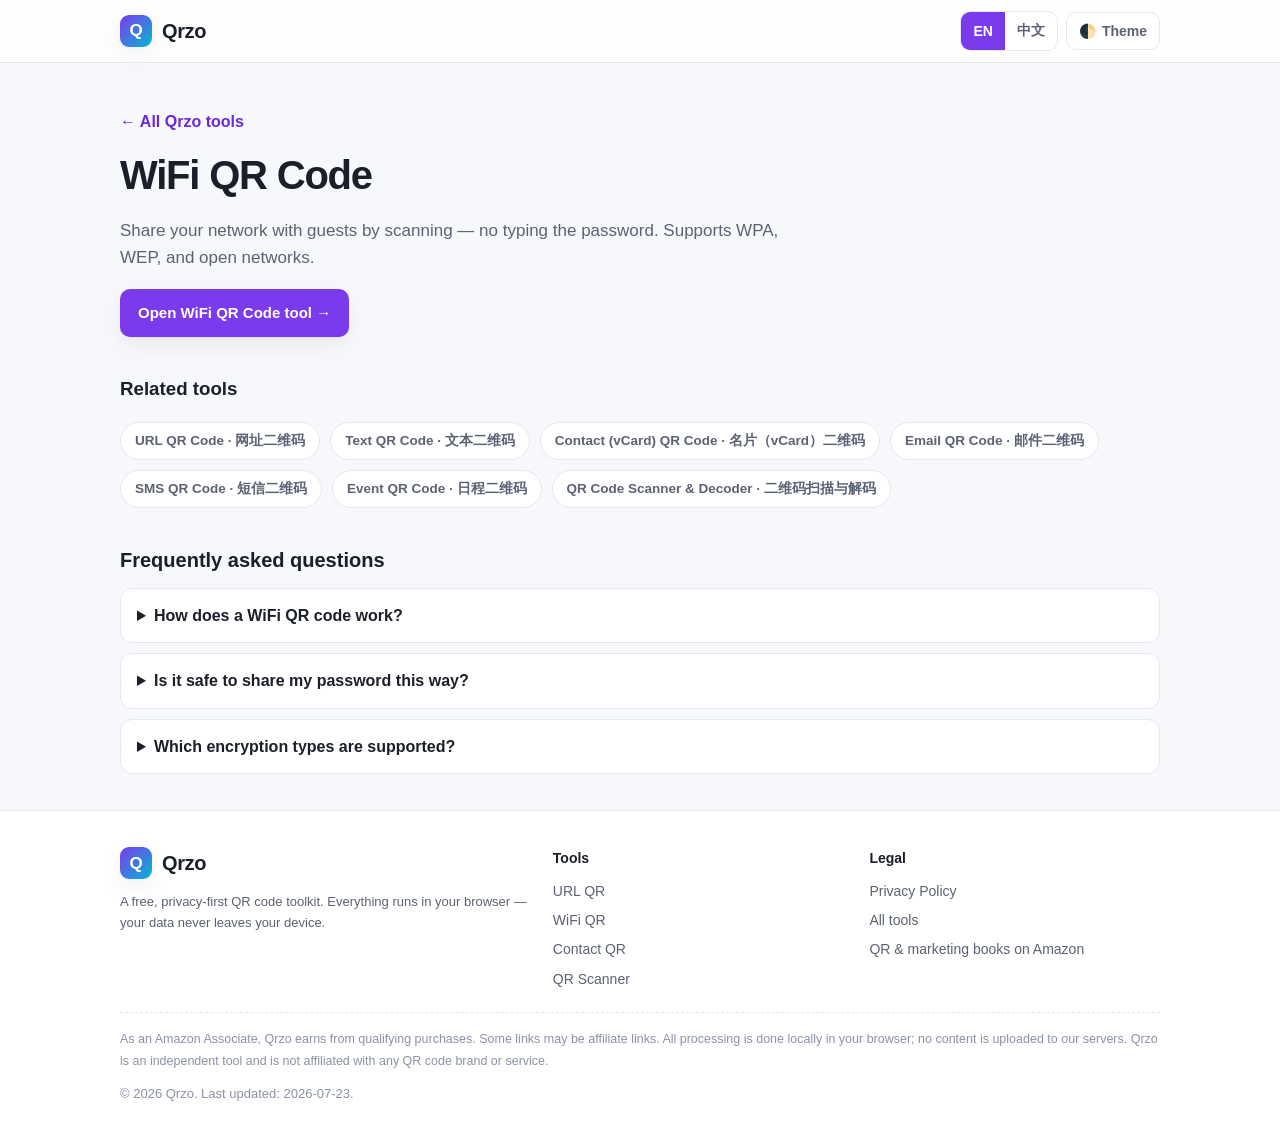
<file: tools/wifi-qr.html>
<!DOCTYPE html>
<html lang="en" data-theme="light" data-lang="en">
<head>
<meta charset="UTF-8" />
<meta name="viewport" content="width=device-width, initial-scale=1" />
<title>WiFi QR Code — Free Online Tool | Qrzo</title>
<meta name="description" content="Share your network with guests by scanning — no typing the password. Supports WPA, WEP, and open networks." />
<meta name="robots" content="index,follow" />
<link rel="canonical" href="https://qrzo.com/tools/wifi-qr.html" />
<link rel="alternate" hreflang="en" href="https://qrzo.com/tools/wifi-qr.html" />
<link rel="alternate" hreflang="zh-CN" href="https://qrzo.com/tools/wifi-qr.html" />
<link rel="alternate" hreflang="x-default" href="https://qrzo.com/tools/wifi-qr.html" />
<meta property="og:type" content="website" />
<meta property="og:title" content="WiFi QR Code — Qrzo" />
<meta property="og:description" content="Share your network with guests by scanning — no typing the password. Supports WPA, WEP, and open networks." />
<meta property="og:url" content="https://qrzo.com/tools/wifi-qr.html" />
<meta property="og:image" content="https://qrzo.com/og-image.png" />
<link rel="icon" type="image/svg+xml" href="../favicon.svg" />
<link rel="stylesheet" href="../styles.css" />
<script type="application/ld+json">{"@context":"https://schema.org","@type":"WebPage","name":"WiFi QR Code — Qrzo","url":"https://qrzo.com/tools/wifi-qr.html","description":"Share your network with guests by scanning — no typing the password. Supports WPA, WEP, and open networks.","inLanguage":["en","zh-CN"],"isPartOf":{"@type":"WebSite","name":"Qrzo","url":"https://qrzo.com/"}}</script>
<script type="application/ld+json">{"@context":"https://schema.org","@type":"FAQPage","mainEntity":[{"@type":"Question","name":"How does a WiFi QR code work?","acceptedAnswer":{"@type":"Answer","text":"It encodes your SSID and password in the standard WIFI: format, so phones join the network with one tap."}},{"@type":"Question","name":"Is it safe to share my password this way?","acceptedAnswer":{"@type":"Answer","text":"The code contains your password in plain form, so only share it with people you trust, or use a guest network."}},{"@type":"Question","name":"Which encryption types are supported?","acceptedAnswer":{"@type":"Answer","text":"WPA/WPA2/WPA3, WEP, and open (no-password) networks."}}]}</script>
</head>
<body>
<header class="site-header">
  <div class="wrap header-inner">
    <a class="brand" href="../index.html"><span class="logo">Q</span><span>Qrzo</span></a>
    <div class="header-actions">
      <div class="seg" id="lang-seg" role="group" aria-label="Language">
        <button data-lang-set="en" class="active">EN</button>
        <button data-lang-set="zh-CN">中文</button>
      </div>
      <button class="toggle-btn" id="theme-toggle" aria-label="Toggle theme">🌓 <span data-en="Theme" data-zh="主题">Theme</span></button>
    </div>
  </div>
</header>
<main class="wrap">
  <section class="landing-hero">
    <a class="backlink" href="../index.html" data-en="← All Qrzo tools" data-zh="← 返回 Qrzo 全部工具">← All Qrzo tools</a>
    <h1>WiFi QR Code</h1>
    <p data-en="Share your network with guests by scanning — no typing the password. Supports WPA, WEP, and open networks." data-zh="让客人一扫即连，无需手动输入密码。支持 WPA、WEP 和开放网络。">Share your network with guests by scanning — no typing the password. Supports WPA, WEP, and open networks.</p>
    <a class="btn" href="../index.html#tool-wifi" data-en="Open WiFi QR Code tool →" data-zh="打开WiFi 二维码工具 →">Open WiFi QR Code tool →</a>
  </section>
  <section>
    <h3 data-en="Related tools" data-zh="相关工具">Related tools</h3>
    <div class="related"><a href="url-qr.html">URL QR Code · 网址二维码</a><a href="text-qr.html">Text QR Code · 文本二维码</a><a href="vcard-qr.html">Contact (vCard) QR Code · 名片（vCard）二维码</a><a href="email-qr.html">Email QR Code · 邮件二维码</a><a href="sms-qr.html">SMS QR Code · 短信二维码</a><a href="event-qr.html">Event QR Code · 日程二维码</a><a href="qr-scanner.html">QR Code Scanner & Decoder · 二维码扫描与解码</a></div>
  </section>
  <section class="faq">
    <h3 data-en="Frequently asked questions" data-zh="常见问题">Frequently asked questions</h3>
    
      <details><summary>How does a WiFi QR code work?</summary><p data-en="It encodes your SSID and password in the standard WIFI: format, so phones join the network with one tap." data-zh="它以标准的 WIFI: 格式编码你的 SSID 和密码，手机一扫即可连接。">It encodes your SSID and password in the standard WIFI: format, so phones join the network with one tap.</p></details>
      <details><summary>Is it safe to share my password this way?</summary><p data-en="The code contains your password in plain form, so only share it with people you trust, or use a guest network." data-zh="该二维码以明文包含你的密码，请只分享给你信任的人，或使用访客网络。">The code contains your password in plain form, so only share it with people you trust, or use a guest network.</p></details>
      <details><summary>Which encryption types are supported?</summary><p data-en="WPA/WPA2/WPA3, WEP, and open (no-password) networks." data-zh="支持 WPA/WPA2/WPA3、WEP 以及开放（无密码）网络。">WPA/WPA2/WPA3, WEP, and open (no-password) networks.</p></details>
  </section>
</main>
<footer class="site-footer">
  <div class="wrap">
    <div class="foot-grid">
      <div>
        <div class="brand" style="margin-bottom:10px"><span class="logo">Q</span><span>Qrzo</span></div>
        <p class="priv-safe" data-en="A free, privacy-first QR code toolkit. Everything runs in your browser — your data never leaves your device." data-zh="免费、注重隐私的二维码工具集。所有操作都在你的浏览器中完成——数据绝不离开你的设备。">A free, privacy-first QR code toolkit. Everything runs in your browser — your data never leaves your device.</p>
      </div>
      <div>
        <h4 data-en="Tools" data-zh="工具">Tools</h4>
        <ul>
          <li><a href="../index.html#tool-url" data-en="URL QR" data-zh="网址二维码">URL QR</a></li>
          <li><a href="../index.html#tool-wifi" data-en="WiFi QR" data-zh="WiFi 二维码">WiFi QR</a></li>
          <li><a href="../index.html#tool-contact" data-en="Contact QR" data-zh="名片二维码">Contact QR</a></li>
          <li><a href="../index.html#tool-scanner" data-en="QR Scanner" data-zh="二维码扫描">QR Scanner</a></li>
        </ul>
      </div>
      <div>
        <h4 data-en="Legal" data-zh="法律">Legal</h4>
        <ul>
          <li><a href="../privacy.html" data-en="Privacy Policy" data-zh="隐私政策">Privacy Policy</a></li>
          <li><a href="../index.html" data-en="All tools" data-zh="全部工具">All tools</a></li>
          <li><a href="https://www.amazon.com/s?k=qr+code+books&tag=qrzo-20" target="_blank" rel="sponsored nofollow noopener" data-en="QR &amp; marketing books on Amazon" data-zh="Amazon 上的二维码与营销书籍">QR &amp; marketing books on Amazon</a></li>
        </ul>
      </div>
    </div>
    <p class="disclosure" data-en="As an Amazon Associate, Qrzo earns from qualifying purchases. Some links may be affiliate links. All processing is done locally in your browser; no content is uploaded to our servers. Qrzo is an independent tool and is not affiliated with any QR code brand or service." data-zh="作为 Amazon Associates 会员，Qrzo 可从符合条件的购买中获得收益。部分链接可能为联盟链接。所有处理均在你的浏览器本地完成，内容不会上传到我们的服务器。Qrzo 是独立工具，与任何二维码品牌或服务无隶属关系。">As an Amazon Associate, Qrzo earns from qualifying purchases. Some links may be affiliate links. All processing is done locally in your browser; no content is uploaded to our servers. Qrzo is an independent tool and is not affiliated with any QR code brand or service.</p>
    <p class="copyright" data-en="© 2026 Qrzo. Last updated: 2026-07-23." data-zh="© 2026 Qrzo。最后更新：2026-07-23。">© 2026 Qrzo. Last updated: 2026-07-23.</p>
  </div>
</footer>
<script src="../app.js"></script>
</body>
</html>
</file>
<file: styles.css>
/* ===== Docello — bilingual PDF toolkit ===== */
:root {
  --bg: #f7f8fb;
  --bg-soft: #ffffff;
  --bg-elev: #ffffff;
  --border: #e6e8ef;
  --text: #1b1f2a;
  --text-soft: #5b6273;
  --text-faint: #8b92a5;
  --primary: #7c3aed;
  --primary-soft: #f5f3ff;
  --primary-ink: #6d28d9;
  --accent: #06b6d4;
  --ok: #16a34a;
  --warn: #d97706;
  --err: #dc2626;
  --radius: 16px;
  --radius-sm: 10px;
  --shadow: 0 1px 2px rgba(16,24,40,.04), 0 8px 24px rgba(16,24,40,.06);
  --shadow-lg: 0 12px 40px rgba(16,24,40,.12);
  --maxw: 1080px;
  --font: -apple-system, BlinkMacSystemFont, "Segoe UI", "PingFang SC", "Hiragino Sans GB", "Microsoft YaHei", Roboto, Helvetica, Arial, sans-serif;
}
[data-theme="dark"] {
  --bg: #0d1018;
  --bg-soft: #151a25;
  --bg-elev: #1a2030;
  --border: #28303f;
  --text: #eef1f7;
  --text-soft: #aab2c4;
  --text-faint: #6f7892;
  --primary: #a78bfa;
  --primary-soft: #241a3d;
  --primary-ink: #c4b5fd;
  --accent: #22d3ee;
  --shadow: 0 1px 2px rgba(0,0,0,.3), 0 8px 24px rgba(0,0,0,.36);
  --shadow-lg: 0 12px 40px rgba(0,0,0,.5);
}
* { box-sizing: border-box; }
html { scroll-behavior: smooth; }
body {
  margin: 0;
  font-family: var(--font);
  background: var(--bg);
  color: var(--text);
  line-height: 1.6;
  -webkit-font-smoothing: antialiased;
}
a { color: var(--primary-ink); text-decoration: none; }
a:hover { text-decoration: underline; }
.wrap { max-width: var(--maxw); margin: 0 auto; padding: 0 20px; }
.hidden { display: none !important; }

/* Header */
.site-header {
  position: sticky; top: 0; z-index: 40;
  background: color-mix(in srgb, var(--bg-soft) 86%, transparent);
  backdrop-filter: saturate(180%) blur(12px);
  border-bottom: 1px solid var(--border);
}
.header-inner { display: flex; align-items: center; justify-content: space-between; height: 62px; gap: 14px; }
.brand { display: flex; align-items: center; gap: 10px; font-weight: 800; font-size: 20px; letter-spacing: -0.02em; color: var(--text); }
.brand:hover { text-decoration: none; }
.brand .logo {
  width: 32px; height: 32px; border-radius: 9px;
  background: linear-gradient(135deg, var(--primary), var(--accent));
  display: grid; place-items: center; color: #fff; font-size: 17px; box-shadow: var(--shadow);
}
.header-actions { display: flex; align-items: center; gap: 8px; }
.toggle-btn {
  border: 1px solid var(--border); background: var(--bg-elev); color: var(--text-soft);
  height: 38px; padding: 0 12px; border-radius: 10px; cursor: pointer; font-size: 14px; font-weight: 600;
  display: inline-flex; align-items: center; gap: 6px; transition: .15s;
}
.toggle-btn:hover { color: var(--text); border-color: var(--primary); }
.seg { display: inline-flex; border: 1px solid var(--border); border-radius: 10px; overflow: hidden; background: var(--bg-elev); }
.seg button { border: 0; background: transparent; color: var(--text-soft); height: 38px; padding: 0 12px; cursor: pointer; font-size: 14px; font-weight: 700; }
.seg button.active { background: var(--primary); color: #fff; }

/* Hero */
.hero { padding: 54px 0 30px; text-align: center; }
.hero h1 { font-size: clamp(30px, 5vw, 46px); line-height: 1.1; margin: 0 0 14px; letter-spacing: -0.03em; }
.hero h1 .hl { background: linear-gradient(120deg, var(--primary), var(--accent)); -webkit-background-clip: text; background-clip: text; color: transparent; }
.hero p.sub { font-size: 18px; color: var(--text-soft); max-width: 680px; margin: 0 auto 22px; }
.badges { display: flex; gap: 10px; justify-content: center; flex-wrap: wrap; margin-bottom: 8px; }
.badge { display: inline-flex; align-items: center; gap: 7px; background: var(--bg-elev); border: 1px solid var(--border); border-radius: 999px; padding: 7px 14px; font-size: 13.5px; font-weight: 600; color: var(--text-soft); }
.badge .dot { width: 8px; height: 8px; border-radius: 50%; background: var(--ok); }
.steps { display: grid; grid-template-columns: repeat(3, 1fr); gap: 14px; max-width: 720px; margin: 30px auto 0; }
.step { background: var(--bg-soft); border: 1px solid var(--border); border-radius: var(--radius); padding: 18px; text-align: left; box-shadow: var(--shadow); }
.step .n { width: 28px; height: 28px; border-radius: 8px; background: var(--primary-soft); color: var(--primary-ink); display: grid; place-items: center; font-weight: 800; margin-bottom: 8px; }
.step b { display: block; margin-bottom: 2px; }
.step span { color: var(--text-soft); font-size: 14px; }

/* Tool nav */
.toolnav { position: sticky; top: 62px; z-index: 30; background: color-mix(in srgb, var(--bg) 90%, transparent); backdrop-filter: blur(8px); border-bottom: 1px solid var(--border); }
.toolnav-inner { display: flex; gap: 6px; overflow-x: auto; padding: 10px 0; scrollbar-width: none; }
.toolnav-inner::-webkit-scrollbar { display: none; }
.tab {
  flex: 0 0 auto; border: 1px solid transparent; background: transparent; color: var(--text-soft);
  padding: 8px 14px; border-radius: 999px; cursor: pointer; font-size: 14px; font-weight: 600; white-space: nowrap; transition: .15s;
}
.tab:hover { color: var(--text); background: var(--bg-elev); }
.tab.active { background: var(--primary); color: #fff; border-color: var(--primary); box-shadow: var(--shadow); }

/* Panels */
.tools { padding: 26px 0 60px; }
.panel { display: none; }
.panel.active { display: block; animation: fade .2s ease; }
@keyframes fade { from { opacity: 0; transform: translateY(6px); } to { opacity: 1; transform: none; } }
.panel-head { margin-bottom: 16px; }
.panel-head h2 { font-size: 24px; margin: 0 0 4px; letter-spacing: -0.02em; }
.panel-head p { color: var(--text-soft); margin: 0; max-width: 720px; }

.card { background: var(--bg-soft); border: 1px solid var(--border); border-radius: var(--radius); padding: 22px; box-shadow: var(--shadow); }
.grid2 { display: grid; grid-template-columns: 1.1fr 1fr; gap: 22px; align-items: start; }
@media (max-width: 820px) { .grid2 { grid-template-columns: 1fr; } .steps { grid-template-columns: 1fr; } }

/* Dropzone */
.dropzone {
  position: relative; border: 2px dashed var(--border); border-radius: var(--radius);
  background: var(--bg-elev); padding: 30px 18px; text-align: center; cursor: pointer; transition: .15s; color: var(--text-soft);
}
.dropzone:hover, .dropzone.drag { border-color: var(--primary); background: var(--primary-soft); color: var(--primary-ink); }
.dropzone .big { font-size: 15px; font-weight: 700; color: var(--text); }
.dropzone .small { font-size: 13px; }
.dropzone input[type=file] { position: absolute; inset: 0; opacity: 0; width: 100%; height: 100%; cursor: pointer; }
.filelist { list-style: none; margin: 14px 0 0; padding: 0; display: flex; flex-direction: column; gap: 8px; }
.filelist li { display: flex; align-items: center; gap: 10px; background: var(--bg-elev); border: 1px solid var(--border); border-radius: var(--radius-sm); padding: 9px 12px; font-size: 14px; }
.filelist .nm { flex: 1; overflow: hidden; text-overflow: ellipsis; white-space: nowrap; }
.filelist .meta { color: var(--text-faint); font-size: 12.5px; }
.iconbtn { border: 1px solid var(--border); background: var(--bg-soft); color: var(--text-soft); width: 30px; height: 30px; border-radius: 8px; cursor: pointer; font-size: 14px; line-height: 1; }
.iconbtn:hover { color: var(--err); border-color: var(--err); }

/* Controls */
.field { margin-bottom: 14px; }
.field > label { display: block; font-size: 13.5px; font-weight: 700; margin-bottom: 6px; color: var(--text); }
.row { display: flex; gap: 10px; flex-wrap: wrap; align-items: center; }
input[type=text], input[type=number], input[type=password], select {
  width: 100%; border: 1px solid var(--border); background: var(--bg-elev); color: var(--text);
  border-radius: var(--radius-sm); padding: 10px 12px; font-size: 14px; font-family: var(--font);
}
input[type=range] { width: 100%; accent-color: var(--primary); }
input[type=color] { width: 46px; height: 38px; padding: 2px; border: 1px solid var(--border); border-radius: 8px; background: var(--bg-elev); }
.hint { font-size: 12.5px; color: var(--text-faint); margin-top: 5px; }
.checks { display: flex; flex-direction: column; gap: 8px; }
.checks label { display: flex; align-items: center; gap: 8px; font-size: 14px; font-weight: 500; cursor: pointer; }
.checks input { width: auto; accent-color: var(--primary); }
.inline { display: flex; gap: 10px; align-items: center; }
.inline > * { flex: 1; }

/* Buttons */
.btn {
  display: inline-flex; align-items: center; justify-content: center; gap: 8px;
  background: var(--primary); color: #fff; border: 0; border-radius: var(--radius-sm);
  padding: 12px 18px; font-size: 15px; font-weight: 700; cursor: pointer; transition: .15s; box-shadow: var(--shadow);
}
.btn:hover { filter: brightness(1.05); }
.btn:disabled { opacity: .55; cursor: not-allowed; }
.btn.ghost { background: var(--bg-elev); color: var(--text); border: 1px solid var(--border); box-shadow: none; }
.btn.block { width: 100%; }

/* Result */
.result { margin-top: 16px; }
.status { font-size: 14px; padding: 10px 14px; border-radius: var(--radius-sm); margin-top: 12px; display: none; }
.status.show { display: block; }
.status.info { background: var(--primary-soft); color: var(--primary-ink); }
.status.ok { background: color-mix(in srgb, var(--ok) 14%, transparent); color: var(--ok); }
.status.err { background: color-mix(in srgb, var(--err) 12%, transparent); color: var(--err); }
.download { display: inline-flex; align-items: center; gap: 10px; margin-top: 12px; background: color-mix(in srgb, var(--ok) 12%, transparent); border: 1px solid color-mix(in srgb, var(--ok) 35%, transparent); color: var(--ok); padding: 12px 16px; border-radius: var(--radius-sm); font-weight: 700; }
.download:hover { text-decoration: none; filter: brightness(1.03); }

/* Footer */
.site-footer { border-top: 1px solid var(--border); background: var(--bg-soft); padding: 36px 0 28px; margin-top: 30px; }
.foot-grid { display: grid; grid-template-columns: 1.4fr 1fr 1fr; gap: 26px; }
@media (max-width: 720px) { .foot-grid { grid-template-columns: 1fr; } }
.foot-grid h4 { font-size: 14px; margin: 0 0 10px; }
.foot-grid ul { list-style: none; padding: 0; margin: 0; display: flex; flex-direction: column; gap: 7px; font-size: 14px; }
.foot-grid ul a { color: var(--text-soft); }
.disclosure { font-size: 12.5px; color: var(--text-faint); margin-top: 22px; line-height: 1.7; border-top: 1px dashed var(--border); padding-top: 16px; }
.copyright { font-size: 13px; color: var(--text-faint); margin-top: 10px; }
.priv-safe { font-size: 13px; color: var(--text-soft); }

/* Landing pages */
.landing-hero { padding: 46px 0 18px; }
.landing-hero h1 { font-size: clamp(28px, 4.5vw, 40px); margin: 0 0 10px; letter-spacing: -0.03em; }
.landing-hero p { font-size: 17px; color: var(--text-soft); max-width: 700px; margin: 0 0 18px; }
.faq { margin: 36px 0; }
.faq h3 { font-size: 20px; margin: 0 0 12px; }
.faq details { background: var(--bg-soft); border: 1px solid var(--border); border-radius: 12px; padding: 14px 16px; margin-bottom: 10px; }
.faq summary { font-weight: 700; cursor: pointer; }
.faq p { margin: 10px 0 0; color: var(--text-soft); }
.related { display: flex; flex-wrap: wrap; gap: 10px; margin: 18px 0; }
.related a { background: var(--bg-elev); border: 1px solid var(--border); border-radius: 999px; padding: 7px 14px; font-size: 13.5px; font-weight: 600; color: var(--text-soft); }
.backlink { display: inline-flex; align-items: center; gap: 6px; margin-bottom: 8px; font-weight: 600; }

/* ===== Qrzo QR-specific layout ===== */
.qr-layout { display: grid; grid-template-columns: 420px 1fr; gap: 22px; align-items: start; padding: 26px 0 60px; }
@media (max-width: 920px) { .qr-layout { grid-template-columns: 1fr; } }
.qr-stage { position: sticky; top: 116px; }
@media (max-width: 920px) { .qr-stage { position: static; } }
.qr-card { background: var(--bg-soft); border: 1px solid var(--border); border-radius: var(--radius); padding: 22px; box-shadow: var(--shadow); }
.qr-canvas-wrap { display: grid; place-items: center; background: repeating-conic-gradient(#eceef3 0% 25%, #ffffff 0% 50%) 50% / 22px 22px; border: 1px solid var(--border); border-radius: 12px; padding: 18px; }
#qr-canvas { width: 300px; height: 300px; max-width: 100%; image-rendering: pixelated; background: #fff; border-radius: 6px; }
.qr-actions { display: flex; gap: 10px; margin-top: 14px; }
.qr-actions .btn { flex: 1; }
.customize { margin-top: 16px; border-top: 1px solid var(--border); padding-top: 16px; }
.payload-box { margin-top: 14px; font-family: ui-monospace, SFMono-Regular, Menlo, Consolas, monospace; font-size: 12.5px; background: var(--bg-elev); border: 1px solid var(--border); border-radius: 10px; padding: 10px 12px; word-break: break-all; color: var(--text-soft); max-height: 130px; overflow: auto; white-space: pre-wrap; }
.form-panel { display: none; }
.form-panel.active { display: block; animation: fade .2s ease; }
#stage-scanner.hidden, .hidden { display: none !important; }
#scan-result .decoded { background: var(--bg-elev); border: 1px solid var(--border); border-radius: 10px; padding: 12px; margin-top: 12px; word-break: break-all; font-family: ui-monospace, SFMono-Regular, Menlo, Consolas, monospace; font-size: 13px; color: var(--text); }
.copy-btn { margin-top: 8px; }
</file>
